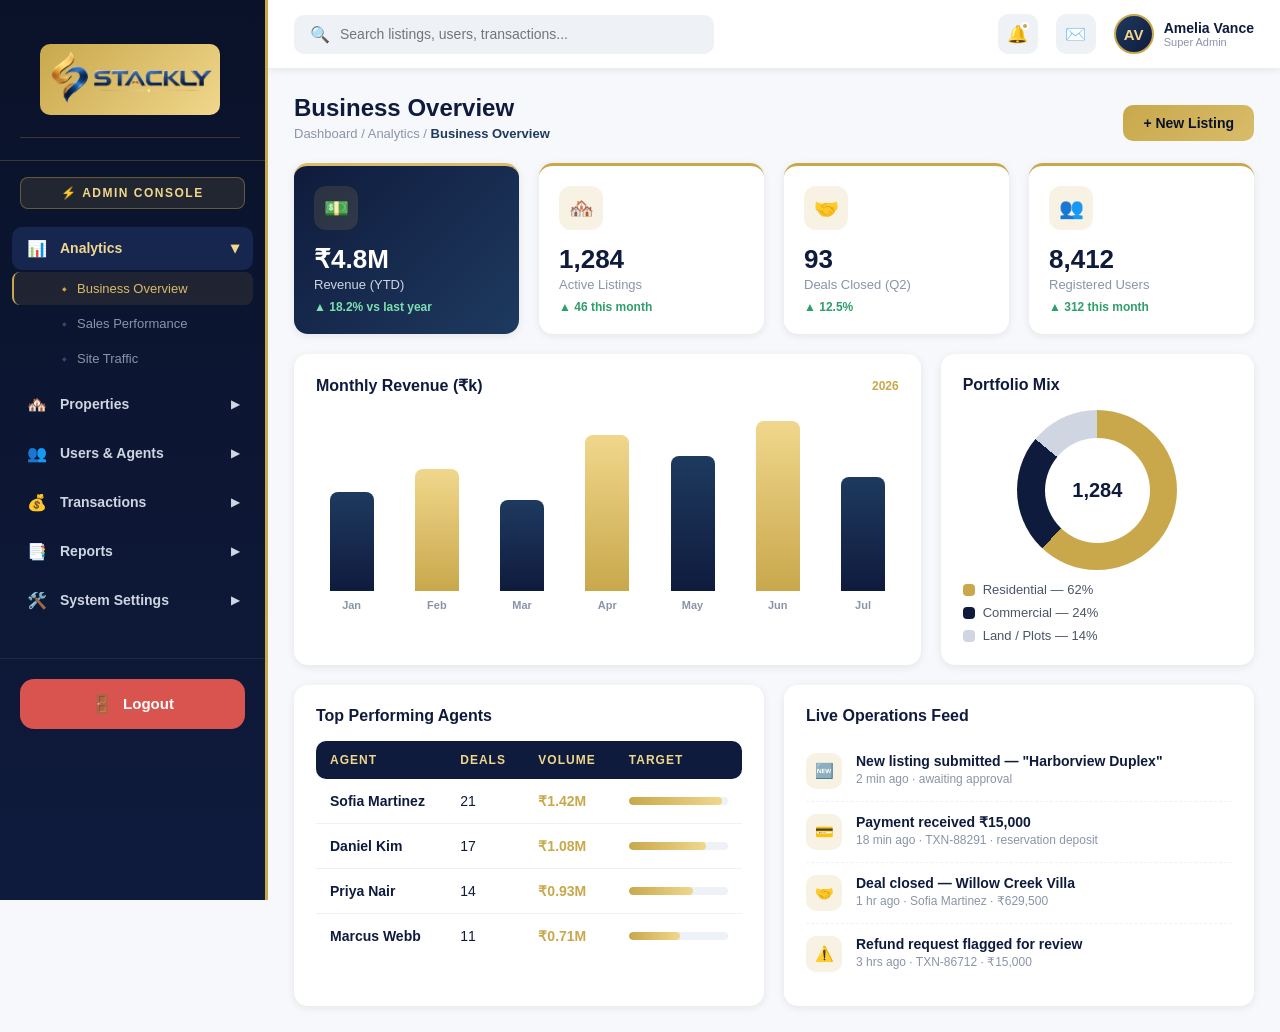
<file: admin-dashboard.html>
<!DOCTYPE html>
<html lang="en">
<head>
<meta charset="UTF-8" />
<meta name="viewport" content="width=device-width, initial-scale=1.0" />
<title>Admin Dashboard — Regalia Estates</title>
<meta name="description" content="Regalia Estates admin dashboard — manage listings, users, agents, transactions and reports." />
<link rel="stylesheet" href="css/dashboard.css" />
</head>
<body>
<div class="app">

  <!-- ================= SIDEBAR ================= -->
  <aside class="sidebar" id="sidebar">
    <div class="brand">
      <a href="admin-dashboard.html" class="brand">

            <img src="images/logo-image.webp" alt="Stackly" class="brand-logo">

        </a>
    </div>
    <div class="role-badge">⚡ Admin Console</div>

    <nav class="nav">
      <!-- Module 1: Analytics -->
      <div class="nav-module">
        <button class="nav-module-btn"><span class="icon">📊</span><span class="label">Analytics</span><span class="chev">▶</span></button>
        <div class="nav-sections">
          <a href="dashboarderror.html" data-panel="a-overview" class="active">Business Overview</a>
          <a href="dashboarderror.html" data-panel="a-sales">Sales Performance</a>
          <a href="dashboarderror.html" data-panel="a-traffic">Site Traffic</a>
        </div>
      </div>
      <!-- Module 2: Property Management -->
      <div class="nav-module">
        <button class="nav-module-btn"><span class="icon">🏘️</span><span class="label">Properties</span><span class="chev">▶</span></button>
        <div class="nav-sections">
          <a href="dashboarderror.html" data-panel="a-listings">All Listings</a>
          <a href="dashboarderror.html" data-panel="a-addprop">Add Property</a>
          <a href="dashboarderror.html" data-panel="a-approvals">Pending Approvals</a>
        </div>
      </div>
      <!-- Module 3: Users & Agents -->
      <div class="nav-module">
        <button class="nav-module-btn"><span class="icon">👥</span><span class="label">Users & Agents</span><span class="chev">▶</span></button>
        <div class="nav-sections">
          <a href="dashboarderror.html" data-panel="a-users">Registered Users</a>
          <a href="dashboarderror.html" data-panel="a-agents">Agent Roster</a>
          <a href="dashboarderror.html" data-panel="a-roles">Roles & Access</a>
        </div>
      </div>
      <!-- Module 4: Transactions -->
      <div class="nav-module">
        <button class="nav-module-btn"><span class="icon">💰</span><span class="label">Transactions</span><span class="chev">▶</span></button>
        <div class="nav-sections">
          <a href="dashboarderror.html" data-panel="a-payments">Payments Ledger</a>
          <a href="dashboarderror.html" data-panel="a-commissions">Agent Commissions</a>
          <a href="dashboarderror.html" data-panel="a-refunds">Refund Requests</a>
        </div>
      </div>
      <!-- Module 5: Reports -->
      <div class="nav-module">
        <button class="nav-module-btn"><span class="icon">📑</span><span class="label">Reports</span><span class="chev">▶</span></button>
        <div class="nav-sections">
          <a href="dashboarderror.html" data-panel="a-monthly">Monthly Reports</a>
          <a href="dashboarderror.html" data-panel="a-regional">Regional Insights</a>
          <a href="dashboarderror.html" data-panel="a-export">Export Center</a>
        </div>
      </div>
      <!-- Module 6: System -->
      <div class="nav-module">
        <button class="nav-module-btn"><span class="icon">🛠️</span><span class="label">System Settings</span><span class="chev">▶</span></button>
        <div class="nav-sections">
          <a href="dashboarderror.html" data-panel="a-general">General Config</a>
          <a href="dashboarderror.html" data-panel="a-audit">Audit Log</a>
          <a href="dashboarderror.html" data-panel="a-integrations">Integrations</a>
        </div>
      </div>
    </nav>

    <div class="sidebar-footer">

        <button id="logoutBtn" class="logout-btn">

            <span>🚪</span>

            Logout

        </button>

    </div>

    <!-- <div class="sidebar-footer">© 2026 Regalia Estates<br /><a href="user-dashboard.html" style="color:#c9a84c;">Switch to User →</a></div> -->
  </aside>
  <div class="overlay" id="overlay"></div>

  <!-- ================= MAIN ================= -->
  <div class="main">
    <header class="topbar">
      <button class="hamburger" id="hamburger">☰</button>
      <div class="search-box">🔍 <input type="text" placeholder="Search listings, users, transactions..." /></div>
      <div class="topbar-actions">
        <button class="icon-btn" data-toast="12 pending approvals need review">🔔<span class="dot"></span></button>
        <button class="icon-btn" data-toast="Opening admin inbox...">✉️</button>
        <div class="user-chip">
          <div class="avatar">AV</div>
          <div class="meta"><div class="name">Amelia Vance</div><div class="role">Super Admin</div></div>
        </div>
      </div>
    </header>

    <main class="content">
      <div class="page-head">
        <div>
          <h1 id="page-title">Business Overview</h1>
          <div class="breadcrumb" id="crumb">Dashboard / Analytics / <b>Business Overview</b></div>
        </div>
        <button class="btn btn-gold" data-toast="Opening new listing form...">+ New Listing</button>
      </div>

      <!-- ========== MODULE 1: ANALYTICS ========== -->
      <section class="panel active" id="a-overview">
        <div class="grid grid-4">
          <div class="stat-card navy"><div class="stat-icon">💵</div><div class="stat-value" data-count="4.8" data-prefix="₹" data-suffix="M">0</div><div class="stat-label">Revenue (YTD)</div><div class="stat-trend trend-up">▲ 18.2% vs last year</div></div>
          <div class="stat-card"><div class="stat-icon">🏘️</div><div class="stat-value" data-count="1284">0</div><div class="stat-label">Active Listings</div><div class="stat-trend trend-up">▲ 46 this month</div></div>
          <div class="stat-card"><div class="stat-icon">🤝</div><div class="stat-value" data-count="93">0</div><div class="stat-label">Deals Closed (Q2)</div><div class="stat-trend trend-up">▲ 12.5%</div></div>
          <div class="stat-card"><div class="stat-icon">👥</div><div class="stat-value" data-count="8412">0</div><div class="stat-label">Registered Users</div><div class="stat-trend trend-up">▲ 312 this month</div></div>
        </div>

        <div class="grid grid-2-1 mt">
          <div class="card">
            <div class="card-title">Monthly Revenue (₹k) <a href="dashboarderror.html" class="link">2026</a></div>
            <div class="bar-chart">
              <div class="bar-col"><div class="bar" data-h="52"></div><div class="bar-label">Jan</div></div>
              <div class="bar-col"><div class="bar gold" data-h="64"></div><div class="bar-label">Feb</div></div>
              <div class="bar-col"><div class="bar" data-h="48"></div><div class="bar-label">Mar</div></div>
              <div class="bar-col"><div class="bar gold" data-h="82"></div><div class="bar-label">Apr</div></div>
              <div class="bar-col"><div class="bar" data-h="71"></div><div class="bar-label">May</div></div>
              <div class="bar-col"><div class="bar gold" data-h="95"></div><div class="bar-label">Jun</div></div>
              <div class="bar-col"><div class="bar" data-h="60"></div><div class="bar-label">Jul</div></div>
            </div>
          </div>
          <div class="card">
            <div class="card-title">Portfolio Mix</div>
            <div class="donut" data-center="1,284"></div>
            <ul class="legend">
              <li><span class="sw" style="background:#c9a84c"></span> Residential — 62%</li>
              <li><span class="sw" style="background:#0f1b3d"></span> Commercial — 24%</li>
              <li><span class="sw" style="background:#cfd6e2"></span> Land / Plots — 14%</li>
            </ul>
          </div>
        </div>

        <div class="grid grid-2 mt">
          <div class="card">
            <div class="card-title">Top Performing Agents</div>
            <div class="table-wrap"><table>
              <thead><tr><th>Agent</th><th>Deals</th><th>Volume</th><th>Target</th></tr></thead>
              <tbody>
                <tr><td><b>Sofia Martinez</b></td><td>21</td><td class="gold-text"><b>₹1.42M</b></td><td style="min-width:120px;"><div class="progress"><span data-w="94"></span></div></td></tr>
                <tr><td><b>Daniel Kim</b></td><td>17</td><td class="gold-text"><b>₹1.08M</b></td><td><div class="progress"><span data-w="78"></span></div></td></tr>
                <tr><td><b>Priya Nair</b></td><td>14</td><td class="gold-text"><b>₹0.93M</b></td><td><div class="progress"><span data-w="65"></span></div></td></tr>
                <tr><td><b>Marcus Webb</b></td><td>11</td><td class="gold-text"><b>₹0.71M</b></td><td><div class="progress"><span data-w="52"></span></div></td></tr>
              </tbody>
            </table></div>
          </div>
          <div class="card">
            <div class="card-title">Live Operations Feed</div>
            <ul class="timeline">
              <li><div class="tl-dot">🆕</div><div class="tl-body"><b>New listing submitted — "Harborview Duplex"</b><span>2 min ago · awaiting approval</span></div></li>
              <li><div class="tl-dot">💳</div><div class="tl-body"><b>Payment received ₹15,000</b><span>18 min ago · TXN-88291 · reservation deposit</span></div></li>
              <li><div class="tl-dot">🤝</div><div class="tl-body"><b>Deal closed — Willow Creek Villa</b><span>1 hr ago · Sofia Martinez · ₹629,500</span></div></li>
              <li><div class="tl-dot">⚠️</div><div class="tl-body"><b>Refund request flagged for review</b><span>3 hrs ago · TXN-86712 · ₹15,000</span></div></li>
            </ul>
          </div>
        </div>
      </section>

      <section class="panel" id="a-sales">
        <div class="grid grid-3">
          <div class="stat-card"><div class="stat-icon">📈</div><div class="stat-value" data-count="93">0</div><div class="stat-label">Units Sold (Q2)</div><div class="stat-trend trend-up">▲ 12.5% QoQ</div></div>
          <div class="stat-card"><div class="stat-icon">⏱️</div><div class="stat-value" data-count="34" data-suffix=" days">0</div><div class="stat-label">Avg. Time to Close</div><div class="stat-trend trend-up">▼ 6 days faster</div></div>
          <div class="stat-card"><div class="stat-icon">💎</div><div class="stat-value" data-count="712" data-prefix="₹" data-suffix="k">0</div><div class="stat-label">Avg. Sale Price</div><div class="stat-trend trend-up">▲ 4.1%</div></div>
        </div>
        <div class="card mt">
          <div class="card-title">Sales Pipeline</div>
          <div class="table-wrap"><table>
            <thead><tr><th>Stage</th><th>Deals</th><th>Value</th><th>Conversion</th></tr></thead>
            <tbody>
              <tr><td><b>Enquiry</b></td><td>486</td><td class="gold-text"><b>₹212M est.</b></td><td style="min-width:140px;"><div class="progress navy"><span data-w="100"></span></div></td></tr>
              <tr><td><b>Site Visit</b></td><td>241</td><td class="gold-text"><b>₹118M est.</b></td><td><div class="progress navy"><span data-w="50"></span></div></td></tr>
              <tr><td><b>Negotiation</b></td><td>88</td><td class="gold-text"><b>₹54M est.</b></td><td><div class="progress navy"><span data-w="18"></span></div></td></tr>
              <tr><td><b>Agreement</b></td><td>41</td><td class="gold-text"><b>₹29M</b></td><td><div class="progress"><span data-w="9"></span></div></td></tr>
              <tr><td><b>Closed</b></td><td>29</td><td class="gold-text"><b>₹21M</b></td><td><div class="progress"><span data-w="6"></span></div></td></tr>
            </tbody>
          </table></div>
        </div>
      </section>

      <section class="panel" id="a-traffic">
        <div class="grid grid-4">
          <div class="stat-card"><div class="stat-icon">🌐</div><div class="stat-value" data-count="182" data-suffix="k">0</div><div class="stat-label">Monthly Visitors</div><div class="stat-trend trend-up">▲ 9.4%</div></div>
          <div class="stat-card"><div class="stat-icon">🔍</div><div class="stat-value" data-count="64" data-suffix="k">0</div><div class="stat-label">Property Searches</div><div class="stat-trend trend-up">▲ 6.1%</div></div>
          <div class="stat-card"><div class="stat-icon">📞</div><div class="stat-value" data-count="3120">0</div><div class="stat-label">Enquiries</div><div class="stat-trend trend-up">▲ 14%</div></div>
          <div class="stat-card"><div class="stat-icon">🎯</div><div class="stat-value" data-count="4.2" data-suffix="%">0</div><div class="stat-label">Conversion Rate</div><div class="stat-trend trend-down">▼ 0.3%</div></div>
        </div>
        <div class="card mt">
          <div class="card-title">Weekly Traffic (visits, thousands)</div>
          <div class="bar-chart">
            <div class="bar-col"><div class="bar" data-h="40"></div><div class="bar-label">Mon</div></div>
            <div class="bar-col"><div class="bar" data-h="55"></div><div class="bar-label">Tue</div></div>
            <div class="bar-col"><div class="bar gold" data-h="72"></div><div class="bar-label">Wed</div></div>
            <div class="bar-col"><div class="bar" data-h="60"></div><div class="bar-label">Thu</div></div>
            <div class="bar-col"><div class="bar gold" data-h="88"></div><div class="bar-label">Fri</div></div>
            <div class="bar-col"><div class="bar gold" data-h="96"></div><div class="bar-label">Sat</div></div>
            <div class="bar-col"><div class="bar" data-h="66"></div><div class="bar-label">Sun</div></div>
          </div>
        </div>
      </section>

      <!-- ========== MODULE 2: PROPERTIES ========== -->
      <section class="panel" id="a-listings">
        <div class="card">
          <div class="card-title">All Listings <span class="badge badge-gold">1,284 total</span></div>
          <div class="table-wrap"><table>
            <thead><tr><th>ID</th><th>Property</th><th>Type</th><th>Price</th><th>Agent</th><th>Status</th><th>Actions</th></tr></thead>
            <tbody>
              <tr><td>#P-1042</td><td><b>Skyline Penthouse</b><br /><span class="muted">Marina District</span></td><td>Penthouse</td><td class="gold-text"><b>₹845,000</b></td><td>Sofia M.</td><td><span class="badge badge-green">Active</span></td><td><button class="btn btn-outline btn-sm" onclick="window.location.href = 'dashboarderror.html'">Edit</button> <button class="btn btn-outline btn-sm" onclick="window.location.href = 'dashboarderror.html'">Hide</button></td></tr>
              <tr><td>#P-1038</td><td><b>Willow Creek Villa</b><br /><span class="muted">Northside</span></td><td>Villa</td><td class="gold-text"><b>₹629,500</b></td><td>Daniel K.</td><td><span class="badge badge-navy">Sold</span></td><td><button class="btn btn-outline btn-sm" onclick="window.location.href = 'dashboarderror.html'">Archive</button></td></tr>
              <tr><td>#P-1035</td><td><b>Aurora Apartments 12B</b><br /><span class="muted">Riverside Blvd</span></td><td>Apartment</td><td class="gold-text"><b>₹412,000</b></td><td>Daniel K.</td><td><span class="badge badge-green">Active</span></td><td><button class="btn btn-outline btn-sm" onclick="window.location.href = 'dashboarderror.html'">Edit</button> <button class="btn btn-outline btn-sm" onclick="window.location.href = 'dashboarderror.html'">Hide</button></td></tr>
              <tr><td>#P-1029</td><td><b>The Obsidian Loft</b><br /><span class="muted">Financial District</span></td><td>Loft</td><td class="gold-text"><b>₹1,150,000</b></td><td>Priya N.</td><td><span class="badge badge-amber">Under Offer</span></td><td><button class="btn btn-outline btn-sm" onclick="window.location.href = 'dashboarderror.html'">Edit</button></td></tr>
              <tr><td>#P-1024</td><td><b>Maple Grove Cottage</b><br /><span class="muted">Greenfield</span></td><td>Cottage</td><td class="gold-text"><b>₹385,000</b></td><td>Marcus W.</td><td><span class="badge badge-green">Active</span></td><td><button class="btn btn-outline btn-sm" onclick="window.location.href = 'dashboarderror.html'">Edit</button> <button class="btn btn-outline btn-sm" onclick="window.location.href = 'dashboarderror.html'">Hide</button></td></tr>
              <tr><td>#P-1018</td><td><b>Seabreeze Residence</b><br /><span class="muted">Coastal Drive</span></td><td>Villa</td><td class="gold-text"><b>₹975,000</b></td><td>Sofia M.</td><td><span class="badge badge-red">Expired</span></td><td><button class="btn btn-gold btn-sm" onclick="window.location.href = 'dashboarderror.html'">Renew</button></td></tr>
            </tbody>
          </table></div>
        </div>
      </section>

      <section class="panel" id="a-addprop">
        <div class="card" style="max-width:860px;">
          <div class="card-title">Add New Property</div>
          <div class="form-grid">
            <div class="form-group full"><label>Property Title</label><input type="text" placeholder="e.g. Harborview Duplex" /></div>
            <div class="form-group"><label>Type</label><select><option>Apartment</option><option>Villa</option><option>Penthouse</option><option>Cottage</option><option>Commercial</option><option>Land / Plot</option></select></div>
            <div class="form-group"><label>Listing Status</label><select><option>Draft</option><option>Active</option><option>Featured</option></select></div>
            <div class="form-group"><label>Price (₹)</label><input type="number" placeholder="650000" /></div>
            <div class="form-group"><label>Area (sq ft)</label><input type="number" placeholder="2100" /></div>
            <div class="form-group"><label>Bedrooms</label><select><option>Studio</option><option>1</option><option>2</option><option>3</option><option>4</option><option>5+</option></select></div>
            <div class="form-group"><label>Bathrooms</label><select><option>1</option><option>2</option><option>3</option><option>4+</option></select></div>
            <div class="form-group full"><label>Address</label><input type="text" placeholder="Street, District, City" /></div>
            <div class="form-group"><label>Assigned Agent</label><select><option>Sofia Martinez</option><option>Daniel Kim</option><option>Priya Nair</option><option>Marcus Webb</option></select></div>
            <div class="form-group"><label>Year Built</label><input type="number" placeholder="2021" /></div>
            <div class="form-group full"><label>Description</label><textarea rows="4" placeholder="Highlight key features, amenities, and neighbourhood..."></textarea></div>
            <div class="form-group full"><label>Photos</label><input type="file" multiple /></div>
            <div class="form-group full"><button class="btn btn-gold" onclick="window.location.href = 'dashboarderror.html'">Save Property</button> <button class="btn btn-outline" onclick="window.location.href = 'dashboarderror.html'">Discard</button></div>
          </div>
        </div>
      </section>

      <section class="panel" id="a-approvals">
        <div class="card">
          <div class="card-title">Pending Approvals <span class="badge badge-amber">4 waiting</span></div>
          <div class="table-wrap"><table>
            <thead><tr><th>Submitted</th><th>Property</th><th>Submitted By</th><th>Price</th><th>Checks</th><th>Decision</th></tr></thead>
            <tbody>
              <tr><td>Today</td><td><b>Harborview Duplex</b></td><td>Agent · Priya N.</td><td class="gold-text"><b>₹720,000</b></td><td><span class="badge badge-green">Docs ✓</span> <span class="badge badge-amber">Photos ⏳</span></td><td><button class="btn btn-gold btn-sm" onclick="window.location.href = 'dashboarderror.html'">Approve</button> <button class="btn btn-outline btn-sm" onclick="window.location.href = 'dashboarderror.html'">Reject</button></td></tr>
              <tr><td>Yesterday</td><td><b>Sunstone Plot 7</b></td><td>Owner · R. Alvarez</td><td class="gold-text"><b>₹190,000</b></td><td><span class="badge badge-amber">Docs ⏳</span></td><td><button class="btn btn-gold btn-sm" data-toast="Listing approved ✓">Approve</button> <button class="btn btn-outline btn-sm" onclick="window.location.href = 'dashboarderror.html'">Reject</button></td></tr>
              <tr><td>Jul 06</td><td><b>Kingsway Office Suite</b></td><td>Agent · Marcus W.</td><td class="gold-text"><b>₹1,320,000</b></td><td><span class="badge badge-green">Docs ✓</span> <span class="badge badge-green">Photos ✓</span></td><td><button class="btn btn-gold btn-sm" onclick="window.location.href = 'dashboarderror.html'">Approve</button> <button class="btn btn-outline btn-sm" onclick="window.location.href = 'dashboarderror.html'">Reject</button></td></tr>
              <tr><td>Jul 05</td><td><b>Elm Street Townhouse</b></td><td>Owner · T. Osei</td><td class="gold-text"><b>₹455,000</b></td><td><span class="badge badge-red">Docs ✗</span></td><td><button class="btn btn-outline btn-sm" onclick="window.location.href = 'dashboarderror.html'">Request Docs</button></td></tr>
            </tbody>
          </table></div>
        </div>
      </section>

      <!-- ========== MODULE 3: USERS & AGENTS ========== -->
      <section class="panel" id="a-users">
        <div class="grid grid-3">
          <div class="stat-card"><div class="stat-icon">👥</div><div class="stat-value" data-count="8412">0</div><div class="stat-label">Total Users</div></div>
          <div class="stat-card"><div class="stat-icon">⭐</div><div class="stat-value" data-count="1130">0</div><div class="stat-label">Premium Members</div></div>
          <div class="stat-card"><div class="stat-icon">🆕</div><div class="stat-value" data-count="312">0</div><div class="stat-label">New This Month</div></div>
        </div>
        <div class="card mt">
          <div class="card-title">Registered Users</div>
          <div class="table-wrap"><table>
            <thead><tr><th>User</th><th>Email</th><th>Plan</th><th>Joined</th><th>Status</th><th>Actions</th></tr></thead>
            <tbody>
              <tr><td><b>James Turner</b></td><td>james.turner@email.com</td><td><span class="badge badge-gold">Premium</span></td><td>Mar 2024</td><td><span class="badge badge-green">Active</span></td><td><button class="btn btn-outline btn-sm"  onclick="window.location.href = 'dashboarderror.html'">View</button> <button class="btn btn-outline btn-sm"  onclick="window.location.href = 'dashboarderror.html'">Suspend</button></td></tr>
              <tr><td><b>Elena Rossi</b></td><td>elena.rossi@email.com</td><td><span class="badge badge-navy">Free</span></td><td>Jan 2026</td><td><span class="badge badge-green">Active</span></td><td><button class="btn btn-outline btn-sm"  onclick="window.location.href = 'dashboarderror.html'">View</button> <button class="btn btn-outline btn-sm"  onclick="window.location.href = 'dashboarderror.html'">Suspend</button></td></tr>
              <tr><td><b>Omar Haddad</b></td><td>omar.h@email.com</td><td><span class="badge badge-gold">Premium</span></td><td>Nov 2025</td><td><span class="badge badge-amber">Unverified</span></td><td><button class="btn btn-gold btn-sm"  onclick="window.location.href = 'dashboarderror.html'">Verify</button></td></tr>
              <tr><td><b>Mia Chen</b></td><td>mia.chen@email.com</td><td><span class="badge badge-navy">Free</span></td><td>Jun 2026</td><td><span class="badge badge-green">Active</span></td><td><button class="btn btn-outline btn-sm"  onclick="window.location.href = 'dashboarderror.html'">View</button> <button class="btn btn-outline btn-sm"  onclick="window.location.href = 'dashboarderror.html'">Suspend</button></td></tr>
              <tr><td><b>Lucas Meyer</b></td><td>l.meyer@email.com</td><td><span class="badge badge-navy">Free</span></td><td>Feb 2025</td><td><span class="badge badge-red">Suspended</span></td><td><button class="btn btn-gold btn-sm" onclick="window.location.href = 'dashboarderror.html'">Reactivate</button></td></tr>
            </tbody>
          </table></div>
        </div>
      </section>

      <section class="panel" id="a-agents">
        <div class="grid grid-3">
          <div class="card" style="text-align:center;"><div class="avatar" style="width:72px;height:72px;font-size:24px;margin:0 auto 12px;">SM</div><b>Sofia Martinez</b><div class="muted">Senior Property Advisor</div><div style="margin:8px 0;color:#c9a84c;">★ 4.9 · 21 deals YTD</div><div class="progress"><span data-w="94"></span></div><div class="muted" style="margin-top:6px;">94% of annual target</div><div class="divider"></div><button class="btn btn-navy btn-sm"  onclick="window.location.href = 'dashboarderror.html'">Profile</button> <button class="btn btn-outline btn-sm" data-toast="Assigning leads..." onclick="window.location.href = 'dashboarderror.html'">Assign Leads</button></div>
          <div class="card" style="text-align:center;"><div class="avatar" style="width:72px;height:72px;font-size:24px;margin:0 auto 12px;">DK</div><b>Daniel Kim</b><div class="muted">Residential Specialist</div><div style="margin:8px 0;color:#c9a84c;">★ 4.7 · 17 deals YTD</div><div class="progress"><span data-w="78"></span></div><div class="muted" style="margin-top:6px;">78% of annual target</div><div class="divider"></div><button class="btn btn-navy btn-sm"  onclick="window.location.href = 'dashboarderror.html'">Profile</button> <button class="btn btn-outline btn-sm" data-toast="Assigning leads..." onclick="window.location.href = 'dashboarderror.html'">Assign Leads</button></div>
          <div class="card" style="text-align:center;"><div class="avatar" style="width:72px;height:72px;font-size:24px;margin:0 auto 12px;">PN</div><b>Priya Nair</b><div class="muted">Commercial Lead</div><div style="margin:8px 0;color:#c9a84c;">★ 4.8 · 14 deals YTD</div><div class="progress"><span data-w="65"></span></div><div class="muted" style="margin-top:6px;">65% of annual target</div><div class="divider"></div><button class="btn btn-navy btn-sm"  onclick="window.location.href = 'dashboarderror.html'">Profile</button> <button class="btn btn-outline btn-sm" data-toast="Assigning leads..." onclick="window.location.href = 'dashboarderror.html'">Assign Leads</button></div>
          <div class="card" style="text-align:center;"><div class="avatar" style="width:72px;height:72px;font-size:24px;margin:0 auto 12px;">MW</div><b>Marcus Webb</b><div class="muted">Suburban Specialist</div><div style="margin:8px 0;color:#c9a84c;">★ 4.5 · 11 deals YTD</div><div class="progress"><span data-w="52"></span></div><div class="muted" style="margin-top:6px;">52% of annual target</div><div class="divider"></div><button class="btn btn-navy btn-sm"  onclick="window.location.href = 'dashboarderror.html'">Profile</button> <button class="btn btn-outline btn-sm" data-toast="Assigning leads..." onclick="window.location.href = 'dashboarderror.html'">Assign Leads</button></div>
          <div class="card" style="text-align:center;display:grid;place-items:center;border:2px dashed #cfd6e2;background:transparent;box-shadow:none;"><div><div style="font-size:32px;color:#c9a84c;">+</div><b>Onboard New Agent</b><div class="muted">Create agent account & assign region</div><div class="mt"><button class="btn btn-gold btn-sm"  onclick="window.location.href = 'dashboarderror.html'">Start</button></div></div></div>
        </div>
      </section>

      <section class="panel" id="a-roles">
        <div class="grid grid-2">
          <div class="card">
            <div class="card-title">Roles & Permissions</div>
            <div class="table-wrap"><table>
              <thead><tr><th>Role</th><th>Members</th><th>Access Level</th></tr></thead>
              <tbody>
                <tr><td><b>Super Admin</b></td><td>2</td><td><span class="badge badge-gold">Full access</span></td></tr>
                <tr><td><b>Manager</b></td><td>6</td><td><span class="badge badge-navy">Listings + Reports</span></td></tr>
                <tr><td><b>Agent</b></td><td>34</td><td><span class="badge badge-navy">Own listings + leads</span></td></tr>
                <tr><td><b>Finance</b></td><td>4</td><td><span class="badge badge-navy">Transactions only</span></td></tr>
                <tr><td><b>Support</b></td><td>9</td><td><span class="badge badge-navy">Tickets + users (read)</span></td></tr>
              </tbody>
            </table></div>
          </div>
          <div class="card">
            <div class="card-title">Grant Access</div>
            <div class="form-grid">
              <div class="form-group full"><label>Staff Email</label><input type="email" placeholder="name@regalia-estates.com" /></div>
              <div class="form-group full"><label>Role</label><select><option>Manager</option><option>Agent</option><option>Finance</option><option>Support</option></select></div>
              <div class="form-group full"><label>Region Scope</label><select><option>All regions</option><option>Marina District</option><option>Northside</option><option>Coastal Drive</option></select></div>
              <div class="form-group full"><button class="btn btn-gold"  onclick="window.location.href = 'dashboarderror.html'">Send Invite</button></div>
            </div>
            <div class="divider"></div>
            <div class="muted">⚠️ Role changes are recorded in the audit log and require Super Admin approval.</div>
          </div>
        </div>
      </section>

      <!-- ========== MODULE 4: TRANSACTIONS ========== -->
      <section class="panel" id="a-payments">
        <div class="grid grid-3">
          <div class="stat-card"><div class="stat-icon">💳</div><div class="stat-value" data-count="486" data-prefix="₹" data-suffix="k">0</div><div class="stat-label">Collected (30 days)</div></div>
          <div class="stat-card"><div class="stat-icon">⏳</div><div class="stat-value" data-count="112" data-prefix="₹" data-suffix="k">0</div><div class="stat-label">Pending Settlements</div></div>
          <div class="stat-card"><div class="stat-icon">↩️</div><div class="stat-value" data-count="18" data-prefix="₹" data-suffix="k">0</div><div class="stat-label">Refunded (30 days)</div></div>
        </div>
        <div class="card mt">
          <div class="card-title">Payments Ledger</div>
          <div class="table-wrap"><table>
            <thead><tr><th>Date</th><th>Transaction</th><th>Payer</th><th>Amount</th><th>Method</th><th>Status</th></tr></thead>
            <tbody>
              <tr><td>Jul 08</td><td><b>TXN-88291</b> · Reservation deposit</td><td>Elena Rossi</td><td class="gold-text"><b>₹15,000</b></td><td>Bank transfer</td><td><span class="badge badge-green">Settled</span></td></tr>
              <tr><td>Jul 07</td><td><b>TXN-88213</b> · Booking advance</td><td>James Turner</td><td class="gold-text"><b>₹2,500</b></td><td>Visa •• 4821</td><td><span class="badge badge-green">Settled</span></td></tr>
              <tr><td>Jul 07</td><td><b>TXN-88190</b> · Legal fee</td><td>Omar Haddad</td><td class="gold-text"><b>₹3,950</b></td><td>Master •• 1077</td><td><span class="badge badge-amber">Processing</span></td></tr>
              <tr><td>Jul 06</td><td><b>TXN-88102</b> · Final settlement</td><td>Mia Chen</td><td class="gold-text"><b>₹88,400</b></td><td>Bank transfer</td><td><span class="badge badge-green">Settled</span></td></tr>
              <tr><td>Jul 05</td><td><b>TXN-88044</b> · Reservation deposit</td><td>Lucas Meyer</td><td class="gold-text"><b>₹15,000</b></td><td>Visa •• 2210</td><td><span class="badge badge-red">Chargeback</span></td></tr>
            </tbody>
          </table></div>
        </div>
      </section>

      <section class="panel" id="a-commissions">
        <div class="card">
          <div class="card-title">Agent Commission Payouts — Q2 2026</div>
          <div class="table-wrap"><table>
            <thead><tr><th>Agent</th><th>Closed Volume</th><th>Rate</th><th>Commission</th><th>Status</th><th>Action</th></tr></thead>
            <tbody>
              <tr><td><b>Sofia Martinez</b></td><td>₹1,420,000</td><td>2.5%</td><td class="gold-text"><b>₹35,500</b></td><td><span class="badge badge-green">Paid</span></td><td><button class="btn btn-outline btn-sm" onclick="window.location.href = 'dashboarderror.html'">Statement</button></td></tr>
              <tr><td><b>Daniel Kim</b></td><td>₹1,080,000</td><td>2.5%</td><td class="gold-text"><b>₹27,000</b></td><td><span class="badge badge-amber">Scheduled Jul 15</span></td><td><button class="btn btn-gold btn-sm" onclick="window.location.href = 'dashboarderror.html'">Release Now</button></td></tr>
              <tr><td><b>Priya Nair</b></td><td>₹930,000</td><td>2.8%</td><td class="gold-text"><b>₹26,040</b></td><td><span class="badge badge-amber">Scheduled Jul 15</span></td><td><button class="btn btn-gold btn-sm" onclick="window.location.href = 'dashboarderror.html'">Release Now</button></td></tr>
              <tr><td><b>Marcus Webb</b></td><td>₹710,000</td><td>2.5%</td><td class="gold-text"><b>₹17,750</b></td><td><span class="badge badge-red">On Hold</span></td><td><button class="btn btn-outline btn-sm" onclick="window.location.href = 'dashboarderror.html'">Review</button></td></tr>
            </tbody>
          </table></div>
        </div>
      </section>

      <section class="panel" id="a-refunds">
        <div class="card">
          <div class="card-title">Refund Requests <span class="badge badge-amber">2 pending</span></div>
          <div class="table-wrap"><table>
            <thead><tr><th>Request</th><th>User</th><th>Reason</th><th>Amount</th><th>Status</th><th>Decision</th></tr></thead>
            <tbody>
              <tr><td><b>#RF-104</b><br /><span class="muted">Jul 06</span></td><td>Lucas Meyer</td><td>Duplicate charge on reservation deposit</td><td class="gold-text"><b>₹15,000</b></td><td><span class="badge badge-amber">Pending</span></td><td><button class="btn btn-gold btn-sm" onclick="window.location.href = 'dashboarderror.html'">Approve</button> <button class="btn btn-outline btn-sm" onclick="window.location.href = 'dashboarderror.html'">Decline</button></td></tr>
              <tr><td><b>#RF-103</b><br /><span class="muted">Jul 04</span></td><td>Omar Haddad</td><td>Visit cancelled — advance refundable per policy</td><td class="gold-text"><b>₹2,500</b></td><td><span class="badge badge-amber">Pending</span></td><td><button class="btn btn-gold btn-sm" onclick="window.location.href = 'dashboarderror.html'">Approve</button> <button class="btn btn-outline btn-sm" onclick="window.location.href = 'dashboarderror.html'">Decline</button></td></tr>
              <tr><td><b>#RF-101</b><br /><span class="muted">Jun 29</span></td><td>Mia Chen</td><td>Overpayment on legal fee invoice</td><td class="gold-text"><b>₹450</b></td><td><span class="badge badge-green">Refunded</span></td><td><button class="btn btn-outline btn-sm" onclick="window.location.href = 'dashboarderror.html'">Receipt</button></td></tr>
            </tbody>
          </table></div>
        </div>
      </section>

      <!-- ========== MODULE 5: REPORTS ========== -->
      <section class="panel" id="a-monthly">
        <div class="grid grid-2">
          <div class="card">
            <div class="card-title">June 2026 — Executive Summary</div>
            <div class="setting-row"><div><b>Total revenue</b><span>All fees, deposits and settlements</span></div><b class="gold-text">₹948,200</b></div>
            <div class="setting-row"><div><b>Deals closed</b><span>Residential 24 · Commercial 5</span></div><b>29</b></div>
            <div class="setting-row"><div><b>New listings</b><span>Approved and published</span></div><b>46</b></div>
            <div class="setting-row"><div><b>New users</b><span>Sign-ups incl. 38 premium upgrades</span></div><b>312</b></div>
            <div class="setting-row"><div><b>Avg. listing age</b><span>Days on market before sale</span></div><b>34 days</b></div>
            <div class="mt"><button class="btn btn-navy"  onclick="window.location.href = 'dashboarderror.html'">📄 Download Full Report</button></div>
          </div>
          <div class="card">
            <div class="card-title">Month-over-Month Growth</div>
            <div class="muted" style="margin-bottom:8px;">Revenue</div>
            <div class="progress"><span data-w="82"></span></div>
            <div class="muted" style="margin:12px 0 8px;">Deals closed</div>
            <div class="progress"><span data-w="68"></span></div>
            <div class="muted" style="margin:12px 0 8px;">New listings</div>
            <div class="progress navy"><span data-w="74"></span></div>
            <div class="muted" style="margin:12px 0 8px;">User growth</div>
            <div class="progress navy"><span data-w="59"></span></div>
            <div class="divider"></div>
            <div class="muted">📈 Revenue is pacing 18.2% ahead of last year. Strongest segment: waterfront residential.</div>
          </div>
        </div>
      </section>

      <section class="panel" id="a-regional">
        <div class="card">
          <div class="card-title">Regional Performance</div>
          <div class="table-wrap"><table>
            <thead><tr><th>Region</th><th>Listings</th><th>Avg. Price</th><th>Deals (Q2)</th><th>Demand Index</th></tr></thead>
            <tbody>
              <tr><td><b>Marina District</b></td><td>312</td><td class="gold-text"><b>₹812k</b></td><td>31</td><td style="min-width:140px;"><div class="progress"><span data-w="92"></span></div></td></tr>
              <tr><td><b>Northside</b></td><td>264</td><td class="gold-text"><b>₹548k</b></td><td>24</td><td><div class="progress"><span data-w="76"></span></div></td></tr>
              <tr><td><b>Financial District</b></td><td>198</td><td class="gold-text"><b>₹1.02M</b></td><td>14</td><td><div class="progress navy"><span data-w="64"></span></div></td></tr>
              <tr><td><b>Coastal Drive</b></td><td>171</td><td class="gold-text"><b>₹934k</b></td><td>12</td><td><div class="progress navy"><span data-w="58"></span></div></td></tr>
              <tr><td><b>Greenfield Suburb</b></td><td>339</td><td class="gold-text"><b>₹402k</b></td><td>12</td><td><div class="progress navy"><span data-w="45"></span></div></td></tr>
            </tbody>
          </table></div>
        </div>
      </section>

      <section class="panel" id="a-export">
        <div class="grid grid-3">
          <div class="card" style="text-align:center;"><div class="stat-icon" style="margin:0 auto 12px;">📊</div><b>Sales Report</b><div class="muted" style="margin:6px 0 14px;">Deals, pipeline & agent performance</div><button class="btn btn-navy btn-sm"  onclick="window.location.href = 'dashboarderror.html'">Export CSV</button> <button class="btn btn-outline btn-sm"  onclick="window.location.href = 'dashboarderror.html'">PDF</button></div>
          <div class="card" style="text-align:center;"><div class="stat-icon" style="margin:0 auto 12px;">💰</div><b>Financial Ledger</b><div class="muted" style="margin:6px 0 14px;">All transactions, refunds & payouts</div><button class="btn btn-navy btn-sm"  onclick="window.location.href = 'dashboarderror.html'">Export CSV</button> <button class="btn btn-outline btn-sm"  onclick="window.location.href = 'dashboarderror.html'">PDF</button></div>
          <div class="card" style="text-align:center;"><div class="stat-icon" style="margin:0 auto 12px;">👥</div><b>User Analytics</b><div class="muted" style="margin:6px 0 14px;">Sign-ups, engagement & conversion</div><button class="btn btn-navy btn-sm"  onclick="window.location.href = 'dashboarderror.html'">Export CSV</button> <button class="btn btn-outline btn-sm"  onclick="window.location.href = 'dashboarderror.html'">PDF</button></div>
        </div>
        <div class="card mt">
          <div class="card-title">Scheduled Exports</div>
          <div class="setting-row"><div><b>Weekly sales digest → leadership@regalia.com</b><span>Every Monday 08:00</span></div><label class="switch"><input type="checkbox" checked /><span class="slider-t"></span></label></div>
          <div class="setting-row"><div><b>Monthly ledger → finance@regalia.com</b><span>1st of each month</span></div><label class="switch"><input type="checkbox" checked /><span class="slider-t"></span></label></div>
          <div class="setting-row"><div><b>Quarterly board pack → board@regalia.com</b><span>End of quarter</span></div><label class="switch"><input type="checkbox" /><span class="slider-t"></span></label></div>
        </div>
      </section>

      <!-- ========== MODULE 6: SYSTEM ========== -->
      <section class="panel" id="a-general">
        <div class="card" style="max-width:760px;">
          <div class="card-title">General Configuration</div>
          <div class="form-grid">
            <div class="form-group"><label>Company Name</label><input type="text" value="Regalia Estates Ltd." /></div>
            <div class="form-group"><label>Support Email</label><input type="email" value="support@regalia-estates.com" /></div>
            <div class="form-group"><label>Default Currency</label><select><option>USD ₹</option><option>EUR €</option><option>GBP £</option></select></div>
            <div class="form-group"><label>Default Commission Rate</label><input type="text" value="2.5%" /></div>
          </div>
          <div class="divider"></div>
          <div class="setting-row"><div><b>Auto-approve agent listings</b><span>Skip manual review for verified agents</span></div><label class="switch"><input type="checkbox" /><span class="slider-t"></span></label></div>
          <div class="setting-row"><div><b>Maintenance mode</b><span>Show maintenance page to visitors</span></div><label class="switch"><input type="checkbox" /><span class="slider-t"></span></label></div>
          <div class="setting-row"><div><b>Public price history</b><span>Show past prices on listing pages</span></div><label class="switch"><input type="checkbox" checked /><span class="slider-t"></span></label></div>
          <div class="mt"><button class="btn btn-gold"  onclick="window.location.href = 'dashboarderror.html'">Save Configuration</button></div>
        </div>
      </section>

      <section class="panel" id="a-audit">
        <div class="card">
          <div class="card-title">Audit Log <span class="badge badge-navy">Last 24 hours</span></div>
          <ul class="timeline">
            <li><div class="tl-dot">🔐</div><div class="tl-body"><b>Amelia Vance approved listing #P-1051</b><span>Today 10:02 · IP 82.14.xx.xx</span></div></li>
            <li><div class="tl-dot">💳</div><div class="tl-body"><b>Finance released commission payout — Sofia M.</b><span>Today 09:31 · ₹35,500 · dual-approved</span></div></li>
            <li><div class="tl-dot">👤</div><div class="tl-body"><b>Manager R. Ito suspended user account #U-7723</b><span>Today 08:47 · reason: fraudulent enquiry pattern</span></div></li>
            <li><div class="tl-dot">⚙️</div><div class="tl-body"><b>Commission rate updated 2.4% → 2.5%</b><span>Yesterday 17:20 · by Amelia Vance</span></div></li>
            <li><div class="tl-dot">🔑</div><div class="tl-body"><b>New Finance role granted to k.osei@regalia.com</b><span>Yesterday 15:04 · approved by Super Admin</span></div></li>
            <li><div class="tl-dot">🗑️</div><div class="tl-body"><b>Listing #P-0994 archived (expired 90+ days)</b><span>Yesterday 11:12 · automated policy</span></div></li>
          </ul>
        </div>
      </section>

      <section class="panel" id="a-integrations">
        <div class="grid grid-3">
          <div class="card"><div class="card-title" style="margin-bottom:8px;">💳 Payment Gateway</div><div class="muted">Card payments, deposits & settlements</div><div class="divider"></div><div class="setting-row" style="padding:6px 0;border:none;"><span class="badge badge-green">Connected</span><button class="btn btn-outline btn-sm"  onclick="window.location.href = 'dashboarderror.html'">Configure</button></div></div>
          <div class="card"><div class="card-title" style="margin-bottom:8px;">🗺️ Maps & Geocoding</div><div class="muted">Listing maps and location search</div><div class="divider"></div><div class="setting-row" style="padding:6px 0;border:none;"><span class="badge badge-green">Connected</span><button class="btn btn-outline btn-sm"  onclick="window.location.href = 'dashboarderror.html'">Configure</button></div></div>
          <div class="card"><div class="card-title" style="margin-bottom:8px;">📧 Email Service</div><div class="muted">Transactional & marketing email</div><div class="divider"></div><div class="setting-row" style="padding:6px 0;border:none;"><span class="badge badge-green">Connected</span><button class="btn btn-outline btn-sm"  onclick="window.location.href = 'dashboarderror.html'">Configure</button></div></div>
          <div class="card"><div class="card-title" style="margin-bottom:8px;">📱 SMS Notifications</div><div class="muted">Visit reminders and OTP delivery</div><div class="divider"></div><div class="setting-row" style="padding:6px 0;border:none;"><span class="badge badge-amber">Setup needed</span><button class="btn btn-gold btn-sm"  onclick="window.location.href = 'dashboarderror.html'">Connect</button></div></div>
          <div class="card"><div class="card-title" style="margin-bottom:8px;">📈 CRM Sync</div><div class="muted">Lead sync with external CRM</div><div class="divider"></div><div class="setting-row" style="padding:6px 0;border:none;"><span class="badge badge-red">Disconnected</span><button class="btn btn-gold btn-sm" onclick="window.location.href = 'dashboarderror.html'">Connect</button></div></div>
          <div class="card"><div class="card-title" style="margin-bottom:8px;">🏦 e-Signature</div><div class="muted">Digital signing for agreements</div><div class="divider"></div><div class="setting-row" style="padding:6px 0;border:none;"><span class="badge badge-green">Connected</span><button class="btn btn-outline btn-sm"  onclick="window.location.href = 'dashboarderror.html'">Configure</button></div></div>
        </div>
      </section>

    </main>
  </div>
</div>
<script src="js/dashboard.js"></script>
</body>
</html>
</file>
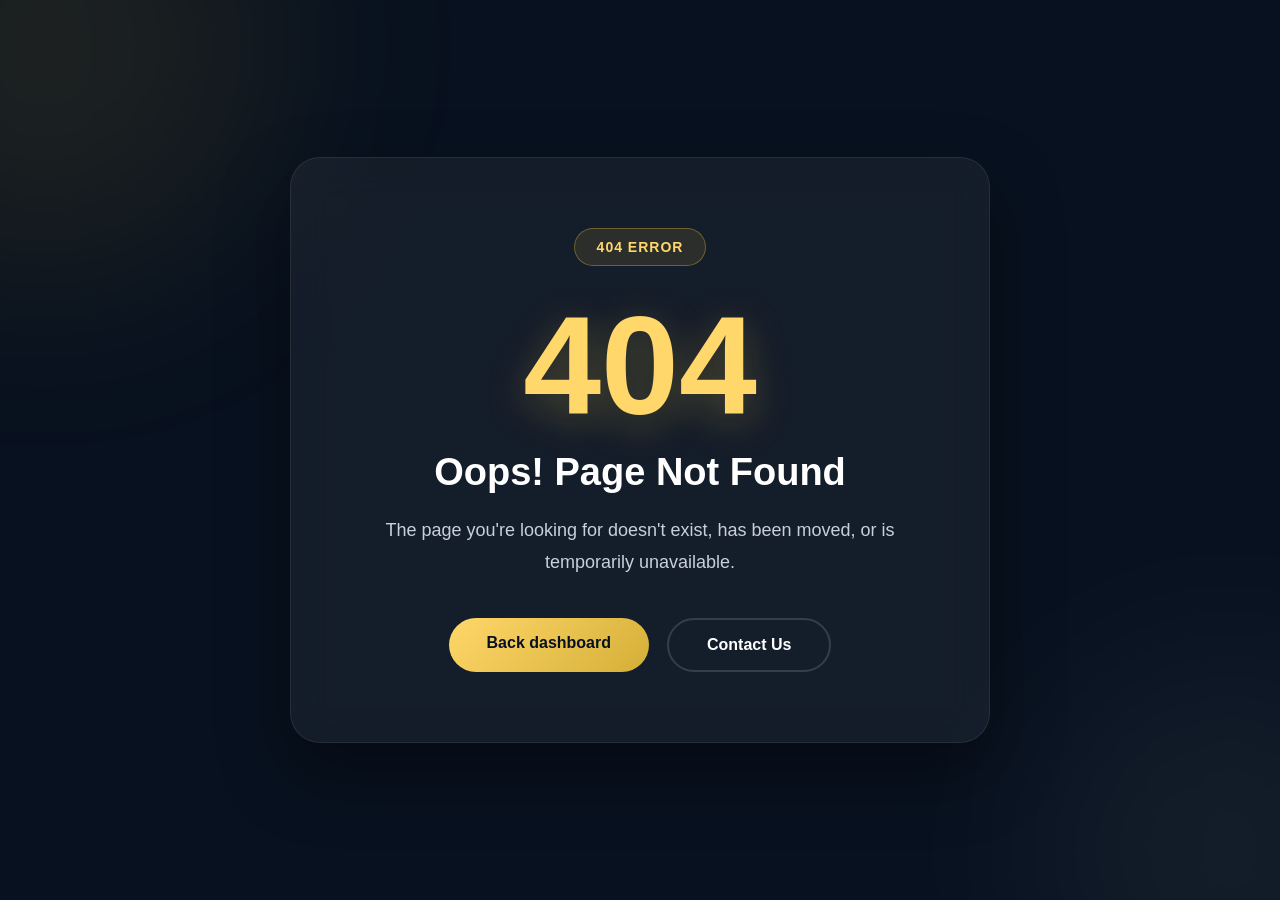
<file: dashboarderror.html>
<!DOCTYPE html>
<html lang="en">
<head>
    <meta charset="UTF-8">
    <meta name="viewport" content="width=device-width, initial-scale=1.0">
    <title>404 - Page Not Found</title>
    <link rel="stylesheet" href="css/error.css">
</head>
<body>

<section class="error-page">

    <div class="glow glow-1"></div>
    <div class="glow glow-2"></div>

    <div class="error-card">

        <span class="badge">404 ERROR</span>

        <h1>404</h1>

        <h2>Oops! Page Not Found</h2>

        <p>
            The page you're looking for doesn't exist, has been moved,
            or is temporarily unavailable.
        </p>

        <div class="buttons">
            <a class="primary-btn" onclick="history.back()">Back dashboard</a>
            <a href="contact.html" class="outline-btn">Contact Us</a>
        </div>

    </div>

</section>

</body>
</html>
</file>
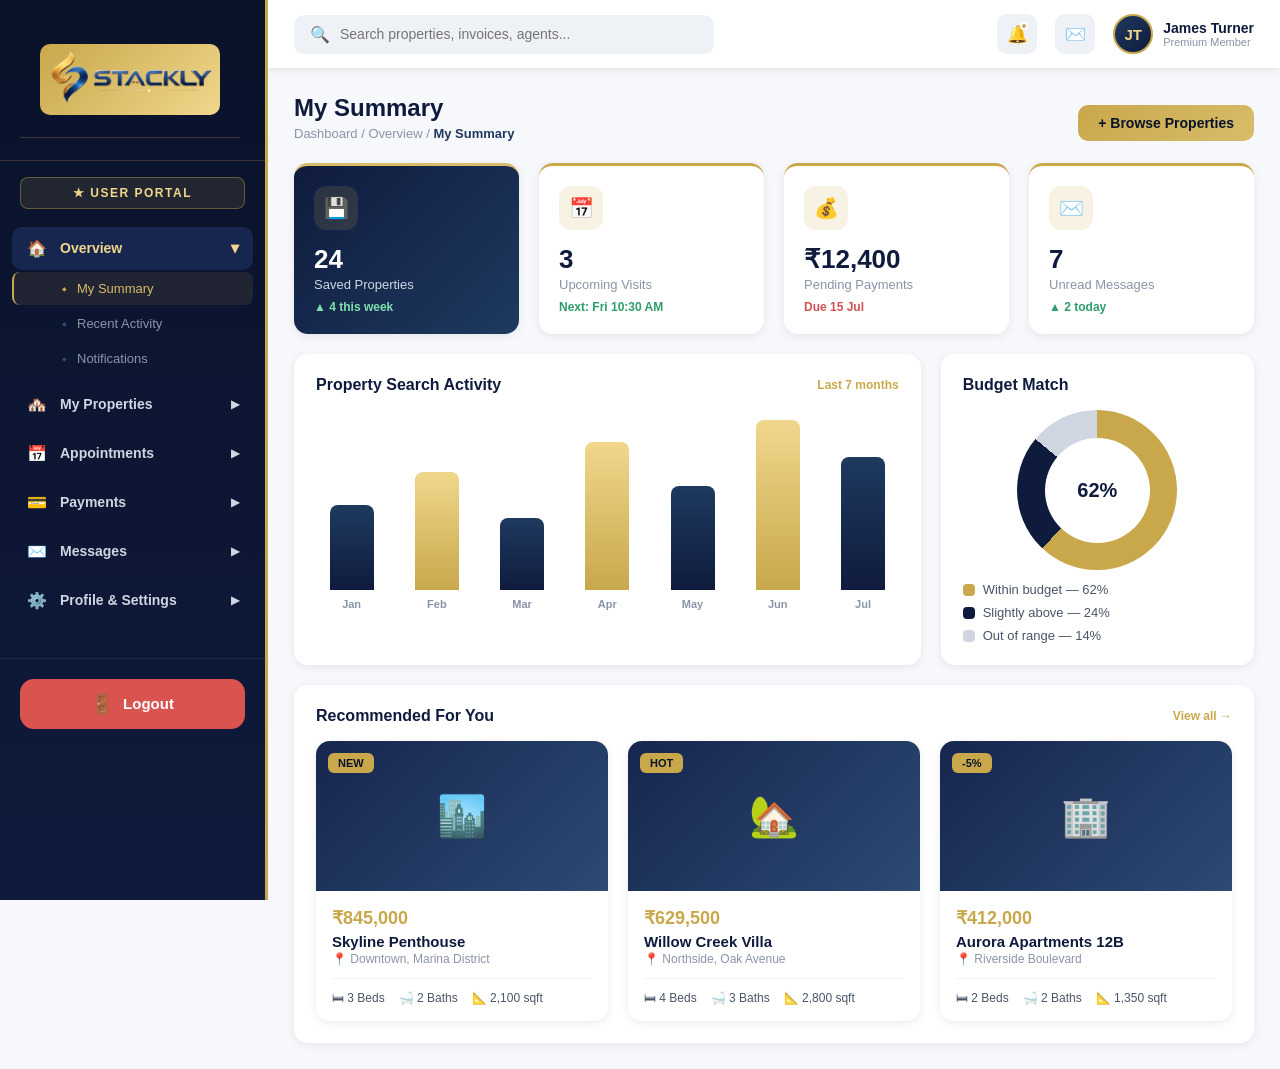
<file: user-dashboard.html>
<!DOCTYPE html>
<html lang="en">
<head>
<meta charset="UTF-8" />
<meta name="viewport" content="width=device-width, initial-scale=1.0" />
<title>User Dashboard — Regalia Estates</title>
<meta name="description" content="Regalia Estates user dashboard — manage saved properties, appointments, payments and messages." />
<link rel="stylesheet" href="css/dashboard.css" />
</head>
<body>
<div class="app">

  <!-- ================= SIDEBAR ================= -->
  <aside class="sidebar" id="sidebar">
    <div class="brand">
      <a href="user-dashboard.html" class="brand">

            <img src="images/logo-image.webp" alt="Stackly" class="brand-logo">

        </a>
    </div>
    <div class="role-badge">★ User Portal</div>

    <nav class="nav">
      <!-- Module 1: Overview -->
      <div class="nav-module">
        <button class="nav-module-btn"><span class="icon">🏠</span><span class="label">Overview</span><span class="chev">▶</span></button>
        <div class="nav-sections">
          <a href="dashboarderror.html" data-panel="u-overview" class="active">My Summary</a>
          <a href="dashboarderror.html" data-panel="u-activity">Recent Activity</a>
          <a href="dashboarderror.html" data-panel="u-notifications">Notifications</a>
        </div>
      </div>
      <!-- Module 2: Properties -->
      <div class="nav-module">
        <button class="nav-module-btn"><span class="icon">🏘️</span><span class="label">My Properties</span><span class="chev">▶</span></button>
        <div class="nav-sections">
          <a href="dashboarderror.html" data-panel="u-saved">Saved Properties</a>
          <a href="dashboarderror.html" data-panel="u-viewed">Recently Viewed</a>
          <a href="dashboarderror.html" data-panel="u-alerts">Search Alerts</a>
        </div>
      </div>
      <!-- Module 3: Appointments -->
      <div class="nav-module">
        <button class="nav-module-btn"><span class="icon">📅</span><span class="label">Appointments</span><span class="chev">▶</span></button>
        <div class="nav-sections">
          <a href="dashboarderror.html" data-panel="u-upcoming">Upcoming Visits</a>
          <a href="dashboarderror.html" data-panel="u-history">Visit History</a>
          <a href="dashboarderror.html" data-panel="u-book">Book a Visit</a>
        </div>
      </div>
      <!-- Module 4: Payments -->
      <div class="nav-module">
        <button class="nav-module-btn"><span class="icon">💳</span><span class="label">Payments</span><span class="chev">▶</span></button>
        <div class="nav-sections">
          <a href="dashboarderror.html" data-panel="u-invoices">Invoices</a>
          <a href="dashboarderror.html" data-panel="u-transactions">Transactions</a>
          <a href="dashboarderror.html" data-panel="u-emi">EMI Calculator</a>
        </div>
      </div>
      <!-- Module 5: Messages -->
      <div class="nav-module">
        <button class="nav-module-btn"><span class="icon">✉️</span><span class="label">Messages</span><span class="chev">▶</span></button>
        <div class="nav-sections">
          <a href="dashboarderror.html" data-panel="u-inbox">Inbox</a>
          <a href="dashboarderror.html" data-panel="u-agents">My Agents</a>
          <a href="dashboarderror.html" data-panel="u-support">Support Tickets</a>
        </div>
      </div>
      <!-- Module 6: Profile -->
      <div class="nav-module">
        <button class="nav-module-btn"><span class="icon">⚙️</span><span class="label">Profile & Settings</span><span class="chev">▶</span></button>
        <div class="nav-sections">
          <a href="dashboarderror.html" data-panel="u-profile">Personal Details</a>
          <a href="dashboarderror.html" data-panel="u-security">Security</a>
          <a href="dashboarderror.html" data-panel="u-preferences">Preferences</a>
        </div>
      </div>
    </nav>

    <div class="sidebar-footer">

        <button id="logoutBtn" class="logout-btn">

            <span>🚪</span>

            Logout

        </button>

    </div>

    <!-- <div class="sidebar-footer">© 2026 Regalia Estates<br /><a href="admin-dashboard.html" style="color:#c9a84c;">Switch to Admin →</a></div> -->
  </aside>
  <div class="overlay" id="overlay"></div>

  <!-- ================= MAIN ================= -->
  <div class="main">
    <header class="topbar">
      <button class="hamburger" id="hamburger">☰</button>
      <div class="search-box">🔍 <input type="text" placeholder="Search properties, invoices, agents..." /></div>
      <div class="topbar-actions">
        <button class="icon-btn" data-toast="No new notifications 🎉">🔔<span class="dot"></span></button>
        <button class="icon-btn" data-toast="Opening messages...">✉️</button>
        <div class="user-chip">
          <div class="avatar">JT</div>
          <div class="meta"><div class="name">James Turner</div><div class="role">Premium Member</div></div>
        </div>
      </div>
    </header>

    <main class="content">
      <div class="page-head">
        <div>
          <h1 id="page-title">My Summary</h1>
          <div class="breadcrumb" id="crumb">Dashboard / Overview / <b>My Summary</b></div>
        </div>
        <button class="btn btn-gold" data-toast="Redirecting to property listings...">+ Browse Properties</button>
      </div>

      <!-- ========== MODULE 1: OVERVIEW ========== -->
      <section class="panel active" id="u-overview">
        <div class="grid grid-4">
          <div class="stat-card navy"><div class="stat-icon">💾</div><div class="stat-value" data-count="24">0</div><div class="stat-label">Saved Properties</div><div class="stat-trend trend-up">▲ 4 this week</div></div>
          <div class="stat-card"><div class="stat-icon">📅</div><div class="stat-value" data-count="3">0</div><div class="stat-label">Upcoming Visits</div><div class="stat-trend trend-up">Next: Fri 10:30 AM</div></div>
          <div class="stat-card"><div class="stat-icon">💰</div><div class="stat-value" data-count="12400" data-prefix="₹">0</div><div class="stat-label">Pending Payments</div><div class="stat-trend trend-down">Due 15 Jul</div></div>
          <div class="stat-card"><div class="stat-icon">✉️</div><div class="stat-value" data-count="7">0</div><div class="stat-label">Unread Messages</div><div class="stat-trend trend-up">▲ 2 today</div></div>
        </div>

        <div class="grid grid-2-1 mt">
          <div class="card">
            <div class="card-title">Property Search Activity <a href="dashboarderror.html" class="link">Last 7 months</a></div>
            <div class="bar-chart">
              <div class="bar-col"><div class="bar" data-h="45"></div><div class="bar-label">Jan</div></div>
              <div class="bar-col"><div class="bar gold" data-h="62"></div><div class="bar-label">Feb</div></div>
              <div class="bar-col"><div class="bar" data-h="38"></div><div class="bar-label">Mar</div></div>
              <div class="bar-col"><div class="bar gold" data-h="78"></div><div class="bar-label">Apr</div></div>
              <div class="bar-col"><div class="bar" data-h="55"></div><div class="bar-label">May</div></div>
              <div class="bar-col"><div class="bar gold" data-h="90"></div><div class="bar-label">Jun</div></div>
              <div class="bar-col"><div class="bar" data-h="70"></div><div class="bar-label">Jul</div></div>
            </div>
          </div>
          <div class="card">
            <div class="card-title">Budget Match</div>
            <div class="donut" data-center="62%"></div>
            <ul class="legend">
              <li><span class="sw" style="background:#c9a84c"></span> Within budget — 62%</li>
              <li><span class="sw" style="background:#0f1b3d"></span> Slightly above — 24%</li>
              <li><span class="sw" style="background:#cfd6e2"></span> Out of range — 14%</li>
            </ul>
          </div>
        </div>

        <div class="card mt">
          <div class="card-title">Recommended For You <a href="dashboarderror.html" class="link">View all →</a></div>
          <div class="grid grid-3">
            <div class="prop-card"><div class="prop-img">🏙️<span class="tag">NEW</span></div><div class="prop-body"><div class="prop-price">₹845,000</div><div class="prop-name">Skyline Penthouse</div><div class="prop-loc">📍 Downtown, Marina District</div><div class="prop-meta"><span>🛏 3 Beds</span><span>🛁 2 Baths</span><span>📐 2,100 sqft</span></div></div></div>
            <div class="prop-card"><div class="prop-img">🏡<span class="tag">HOT</span></div><div class="prop-body"><div class="prop-price">₹629,500</div><div class="prop-name">Willow Creek Villa</div><div class="prop-loc">📍 Northside, Oak Avenue</div><div class="prop-meta"><span>🛏 4 Beds</span><span>🛁 3 Baths</span><span>📐 2,800 sqft</span></div></div></div>
            <div class="prop-card"><div class="prop-img">🏢<span class="tag">-5%</span></div><div class="prop-body"><div class="prop-price">₹412,000</div><div class="prop-name">Aurora Apartments 12B</div><div class="prop-loc">📍 Riverside Boulevard</div><div class="prop-meta"><span>🛏 2 Beds</span><span>🛁 2 Baths</span><span>📐 1,350 sqft</span></div></div></div>
          </div>
        </div>
      </section>

      <section class="panel" id="u-activity">
        <div class="card">
          <div class="card-title">Recent Activity</div>
          <ul class="timeline">
            <li><div class="tl-dot">👁️</div><div class="tl-body"><b>Viewed "Skyline Penthouse"</b><span>Today, 09:42 AM — viewed 4 photos and floor plan</span></div></li>
            <li><div class="tl-dot">💾</div><div class="tl-body"><b>Saved "Willow Creek Villa" to favourites</b><span>Yesterday, 06:15 PM</span></div></li>
            <li><div class="tl-dot">📅</div><div class="tl-body"><b>Booked a site visit — Aurora Apartments</b><span>Yesterday, 02:30 PM — confirmed by agent Sofia M.</span></div></li>
            <li><div class="tl-dot">💳</div><div class="tl-body"><b>Paid booking advance ₹2,500</b><span>Jul 05 — Invoice #INV-2216</span></div></li>
            <li><div class="tl-dot">✉️</div><div class="tl-body"><b>Message from agent Daniel K.</b><span>Jul 04 — "The seller accepted your offer terms..."</span></div></li>
            <li><div class="tl-dot">🔔</div><div class="tl-body"><b>Price drop alert — Aurora Apartments 12B</b><span>Jul 03 — price reduced by 5% (₹21,700)</span></div></li>
          </ul>
        </div>
      </section>

      <section class="panel" id="u-notifications">
        <div class="grid grid-2">
          <div class="card">
            <div class="card-title">Unread Notifications <span class="badge badge-gold">7 new</span></div>
            <ul class="timeline">
              <li><div class="tl-dot">📉</div><div class="tl-body"><b>Price drop on a saved property</b><span>Aurora Apartments 12B is now ₹412,000</span></div></li>
              <li><div class="tl-dot">📅</div><div class="tl-body"><b>Visit reminder</b><span>Skyline Penthouse — Friday 10:30 AM</span></div></li>
              <li><div class="tl-dot">🏦</div><div class="tl-body"><b>Loan pre-approval update</b><span>Your application moved to verification stage</span></div></li>
              <li><div class="tl-dot">🆕</div><div class="tl-body"><b>3 new matches for "Marina 3BHK"</b><span>Based on your saved search alert</span></div></li>
            </ul>
          </div>
          <div class="card">
            <div class="card-title">Notification Settings</div>
            <div class="setting-row"><div><b>Price drop alerts</b><span>Notify when saved properties change price</span></div><label class="switch"><input type="checkbox" checked /><span class="slider-t"></span></label></div>
            <div class="setting-row"><div><b>New listing matches</b><span>Alert for new properties matching my searches</span></div><label class="switch"><input type="checkbox" checked /><span class="slider-t"></span></label></div>
            <div class="setting-row"><div><b>Visit reminders</b><span>Remind me 24h and 1h before appointments</span></div><label class="switch"><input type="checkbox" checked /><span class="slider-t"></span></label></div>
            <div class="setting-row"><div><b>Marketing emails</b><span>Newsletters and market reports</span></div><label class="switch"><input type="checkbox" /><span class="slider-t"></span></label></div>
          </div>
        </div>
      </section>

      <!-- ========== MODULE 2: PROPERTIES ========== -->
      <section class="panel" id="u-saved">
        <div class="grid grid-3">
          <div class="prop-card"><div class="prop-img">🏙️<span class="tag">SAVED</span></div><div class="prop-body"><div class="prop-price">₹845,000</div><div class="prop-name">Skyline Penthouse</div><div class="prop-loc">📍 Downtown, Marina District</div><div class="prop-meta"><span>🛏 3</span><span>🛁 2</span><span>📐 2,100 sqft</span></div><div class="divider"></div><button class="btn btn-navy btn-sm" onclick="window.location.href = 'dashboarderror.html'">Book Visit</button> <button class="btn btn-outline btn-sm" onclick="window.location.href = 'dashboarderror.html'">Remove</button></div></div>
          <div class="prop-card"><div class="prop-img">🏡<span class="tag">SAVED</span></div><div class="prop-body"><div class="prop-price">₹629,500</div><div class="prop-name">Willow Creek Villa</div><div class="prop-loc">📍 Northside, Oak Avenue</div><div class="prop-meta"><span>🛏 4</span><span>🛁 3</span><span>📐 2,800 sqft</span></div><div class="divider"></div><button class="btn btn-navy btn-sm" onclick="window.location.href = 'dashboarderror.html'">Book Visit</button> <button class="btn btn-outline btn-sm" onclick="window.location.href = 'dashboarderror.html'">Remove</button></div></div>
          <div class="prop-card"><div class="prop-img">🏢<span class="tag">SAVED</span></div><div class="prop-body"><div class="prop-price">₹412,000</div><div class="prop-name">Aurora Apartments 12B</div><div class="prop-loc">📍 Riverside Boulevard</div><div class="prop-meta"><span>🛏 2</span><span>🛁 2</span><span>📐 1,350 sqft</span></div><div class="divider"></div><button class="btn btn-navy btn-sm" onclick="window.location.href = 'dashboarderror.html'">Book Visit</button> <button class="btn btn-outline btn-sm" onclick="window.location.href = 'dashboarderror.html'">Remove</button></div></div>
          <div class="prop-card"><div class="prop-img">🌆<span class="tag">SAVED</span></div><div class="prop-body"><div class="prop-price">₹1,150,000</div><div class="prop-name">The Obsidian Loft</div><div class="prop-loc">📍 Financial District</div><div class="prop-meta"><span>🛏 3</span><span>🛁 3</span><span>📐 2,650 sqft</span></div><div class="divider"></div><button class="btn btn-navy btn-sm" onclick="window.location.href = 'dashboarderror.html'">Book Visit</button> <button class="btn btn-outline btn-sm" onclick="window.location.href = 'dashboarderror.html'">Remove</button></div></div>
          <div class="prop-card"><div class="prop-img">🏠<span class="tag">SAVED</span></div><div class="prop-body"><div class="prop-price">₹385,000</div><div class="prop-name">Maple Grove Cottage</div><div class="prop-loc">📍 Greenfield Suburb</div><div class="prop-meta"><span>🛏 2</span><span>🛁 1</span><span>📐 1,100 sqft</span></div><div class="divider"></div><button class="btn btn-navy btn-sm" onclick="window.location.href = 'dashboarderror.html'">Book Visit</button> <button class="btn btn-outline btn-sm" onclick="window.location.href = 'dashboarderror.html'">Remove</button></div></div>
          <div class="prop-card"><div class="prop-img">🏖️<span class="tag">SAVED</span></div><div class="prop-body"><div class="prop-price">₹975,000</div><div class="prop-name">Seabreeze Residence</div><div class="prop-loc">📍 Coastal Drive</div><div class="prop-meta"><span>🛏 4</span><span>🛁 4</span><span>📐 3,200 sqft</span></div><div class="divider"></div><button class="btn btn-navy btn-sm" onclick="window.location.href = 'dashboarderror.html'">Book Visit</button> <button class="btn btn-outline btn-sm" onclick="window.location.href = 'dashboarderror.html'">Remove</button></div></div>
        </div>
      </section>

      <section class="panel" id="u-viewed">
        <div class="card">
          <div class="card-title">Recently Viewed Properties</div>
          <div class="table-wrap">
            <table>
              <thead><tr><th>Property</th><th>Location</th><th>Price</th><th>Viewed</th><th>Status</th><th>Action</th></tr></thead>
              <tbody>
                <tr><td><b>Skyline Penthouse</b></td><td>Marina District</td><td class="gold-text"><b>₹845,000</b></td><td>Today 09:42</td><td><span class="badge badge-green">Available</span></td><td><button class="btn btn-outline" onclick="window.location.href = 'dashboarderror.html'">♡ Save</button></td></tr>
                <tr><td><b>Cedar Heights 4A</b></td><td>Hillview Park</td><td class="gold-text"><b>₹520,000</b></td><td>Yesterday</td><td><span class="badge badge-amber">Under Offer</span></td><td><button class="btn btn-outline" onclick="window.location.href = 'dashboarderror.html'">♡ Save</button></td></tr>
                <tr><td><b>The Obsidian Loft</b></td><td>Financial District</td><td class="gold-text"><b>₹1,150,000</b></td><td>Jul 06</td><td><span class="badge badge-green">Available</span></td><td><button class="btn btn-outline" onclick="window.location.href = 'dashboarderror.html'">♡ Save</button></td></tr>
                <tr><td><b>Rosewood Terrace</b></td><td>Old Town</td><td class="gold-text"><b>₹468,000</b></td><td>Jul 05</td><td><span class="badge badge-red">Sold</span></td><td><button class="btn btn-outline btn-sm" onclick="window.location.href = 'dashboarderror.html'">View</button></td></tr>
                <tr><td><b>Seabreeze Residence</b></td><td>Coastal Drive</td><td class="gold-text"><b>₹975,000</b></td><td>Jul 04</td><td><span class="badge badge-green">Available</span></td><td><button class="btn btn-outline" onclick="window.location.href = 'dashboarderror.html'">♡ Save</button></td></tr>
              </tbody>
            </table>
          </div>
        </div>
      </section>

      <section class="panel" id="u-alerts">
        <div class="grid grid-2">
          <div class="card">
            <div class="card-title">Active Search Alerts <span class="badge badge-gold">3 active</span></div>
            <div class="setting-row"><div><b>Marina 3BHK under ₹900k</b><span>3 bed · Marina District · max ₹900,000 — 3 new matches</span></div><label class="switch"><input type="checkbox" checked /><span class="slider-t"></span></label></div>
            <div class="setting-row"><div><b>Suburban villas with garden</b><span>4+ bed · Northside · garden — 1 new match</span></div><label class="switch"><input type="checkbox" checked /><span class="slider-t"></span></label></div>
            <div class="setting-row"><div><b>Investment studios downtown</b><span>Studio/1 bed · Downtown · max ₹350,000</span></div><label class="switch"><input type="checkbox" checked /><span class="slider-t"></span></label></div>
          </div>
          <div class="card">
            <div class="card-title">Create New Alert</div>
            <div class="form-grid">
              <div class="form-group"><label>Location</label><select><option>Marina District</option><option>Northside</option><option>Downtown</option><option>Coastal Drive</option></select></div>
              <div class="form-group"><label>Property Type</label><select><option>Apartment</option><option>Villa</option><option>Penthouse</option><option>Cottage</option></select></div>
              <div class="form-group"><label>Min Budget</label><input type="text" placeholder="₹300,000" /></div>
              <div class="form-group"><label>Max Budget</label><input type="text" placeholder="₹900,000" /></div>
              <div class="form-group full"><button class="btn btn-gold" onclick="window.location.href = 'dashboarderror.html'">Create Alert</button></div>
            </div>
          </div>
        </div>
      </section>

      <!-- ========== MODULE 3: APPOINTMENTS ========== -->
      <section class="panel" id="u-upcoming">
        <div class="card">
          <div class="card-title">Upcoming Site Visits <span class="badge badge-gold">3 scheduled</span></div>
          <div class="table-wrap">
            <table>
              <thead><tr><th>Property</th><th>Date & Time</th><th>Agent</th><th>Status</th><th>Action</th></tr></thead>
              <tbody>
                <tr><td><b>Skyline Penthouse</b><br /><span class="muted">Marina District</span></td><td>Fri, Jul 10 · 10:30 AM</td><td>Sofia Martinez</td><td><span class="badge badge-green">Confirmed</span></td><td><button class="btn btn-outline btn-sm" onclick="window.location.href = 'dashboarderror.html'">Reschedule</button></td></tr>
                <tr><td><b>Aurora Apartments 12B</b><br /><span class="muted">Riverside Blvd</span></td><td>Sat, Jul 11 · 02:00 PM</td><td>Daniel Kim</td><td><span class="badge badge-amber">Pending</span></td><td><button class="btn btn-outline btn-sm" onclick="window.location.href = 'dashboarderror.html'">Cancel</button></td></tr>
                <tr><td><b>Seabreeze Residence</b><br /><span class="muted">Coastal Drive</span></td><td>Tue, Jul 14 · 11:00 AM</td><td>Sofia Martinez</td><td><span class="badge badge-green">Confirmed</span></td><td><button class="btn btn-outline btn-sm" onclick="window.location.href = 'dashboarderror.html'">Reschedule</button></td></tr>
              </tbody>
            </table>
          </div>
        </div>
      </section>

      <section class="panel" id="u-history">
        <div class="card">
          <div class="card-title">Visit History</div>
          <ul class="timeline">
            <li><div class="tl-dot">✅</div><div class="tl-body"><b>Willow Creek Villa — completed</b><span>Jul 02 · with Daniel Kim · You rated ★★★★★</span></div></li>
            <li><div class="tl-dot">✅</div><div class="tl-body"><b>Cedar Heights 4A — completed</b><span>Jun 28 · with Sofia Martinez · You rated ★★★★☆</span></div></li>
            <li><div class="tl-dot">❌</div><div class="tl-body"><b>Rosewood Terrace — cancelled</b><span>Jun 20 · cancelled by seller (property sold)</span></div></li>
            <li><div class="tl-dot">✅</div><div class="tl-body"><b>Maple Grove Cottage — completed</b><span>Jun 12 · with Daniel Kim · You rated ★★★☆☆</span></div></li>
          </ul>
        </div>
      </section>

      <section class="panel" id="u-book">
        <div class="card" style="max-width:760px;">
          <div class="card-title">Book a New Site Visit</div>
          <div class="form-grid">
            <div class="form-group full"><label>Property</label><select><option>Skyline Penthouse — Marina District</option><option>The Obsidian Loft — Financial District</option><option>Maple Grove Cottage — Greenfield</option></select></div>
            <div class="form-group"><label>Preferred Date</label><input type="date" /></div>
            <div class="form-group"><label>Preferred Time</label><select><option>10:00 AM</option><option>11:30 AM</option><option>02:00 PM</option><option>04:30 PM</option></select></div>
            <div class="form-group"><label>Visit Type</label><select><option>In-person visit</option><option>Video tour</option></select></div>
            <div class="form-group"><label>Preferred Agent</label><select><option>Any available</option><option>Sofia Martinez</option><option>Daniel Kim</option></select></div>
            <div class="form-group full"><label>Notes for the agent</label><textarea rows="3" placeholder="e.g. I'd like to see the parking area and rooftop as well."></textarea></div>
            <div class="form-group full"><button class="btn btn-gold"  onclick="window.location.href = 'dashboarderror.html'">Request Visit</button></div>
          </div>
        </div>
      </section>

      <!-- ========== MODULE 4: PAYMENTS ========== -->
      <section class="panel" id="u-invoices">
        <div class="grid grid-3">
          <div class="stat-card"><div class="stat-icon">🧾</div><div class="stat-value" data-count="2">0</div><div class="stat-label">Open Invoices</div></div>
          <div class="stat-card"><div class="stat-icon">⏳</div><div class="stat-value" data-count="12400" data-prefix="₹">0</div><div class="stat-label">Amount Due</div></div>
          <div class="stat-card"><div class="stat-icon">✅</div><div class="stat-value" data-count="18300" data-prefix="₹">0</div><div class="stat-label">Paid This Year</div></div>
        </div>
        <div class="card mt">
          <div class="card-title">All Invoices</div>
          <div class="table-wrap">
            <table>
              <thead><tr><th>Invoice</th><th>Description</th><th>Amount</th><th>Due Date</th><th>Status</th><th>Action</th></tr></thead>
              <tbody>
                <tr><td><b>#INV-2231</b></td><td>Booking advance — Skyline Penthouse</td><td class="gold-text"><b>₹8,450</b></td><td>Jul 15, 2026</td><td><span class="badge badge-amber">Pending</span></td><td><button class="btn btn-gold btn-sm" onclick="window.location.href = 'dashboarderror.html'">Pay Now</button></td></tr>
                <tr><td><b>#INV-2228</b></td><td>Legal documentation fee</td><td class="gold-text"><b>₹3,950</b></td><td>Jul 20, 2026</td><td><span class="badge badge-amber">Pending</span></td><td><button class="btn btn-gold btn-sm" onclick="window.location.href = 'dashboarderror.html'">Pay Now</button></td></tr>
                <tr><td><b>#INV-2216</b></td><td>Booking advance — Aurora Apartments</td><td class="gold-text"><b>₹2,500</b></td><td>Jul 05, 2026</td><td><span class="badge badge-green">Paid</span></td><td><button class="btn btn-outline btn-sm" onclick="window.location.href = 'dashboarderror.html'">Receipt</button></td></tr>
                <tr><td><b>#INV-2190</b></td><td>Property valuation service</td><td class="gold-text"><b>₹450</b></td><td>Jun 18, 2026</td><td><span class="badge badge-green">Paid</span></td><td><button class="btn btn-outline btn-sm" onclick="window.location.href = 'dashboarderror.html'">Receipt</button></td></tr>
              </tbody>
            </table>
          </div>
        </div>
      </section>

      <section class="panel" id="u-transactions">
        <div class="card">
          <div class="card-title">Transaction History</div>
          <div class="table-wrap">
            <table>
              <thead><tr><th>Date</th><th>Reference</th><th>Method</th><th>Amount</th><th>Status</th></tr></thead>
              <tbody>
                <tr><td>Jul 05, 2026</td><td>TXN-88213 · Booking advance</td><td>💳 Visa •• 4821</td><td class="gold-text"><b>₹2,500</b></td><td><span class="badge badge-green">Success</span></td></tr>
                <tr><td>Jun 18, 2026</td><td>TXN-87540 · Valuation fee</td><td>🏦 Bank transfer</td><td class="gold-text"><b>₹450</b></td><td><span class="badge badge-green">Success</span></td></tr>
                <tr><td>Jun 02, 2026</td><td>TXN-86934 · Reservation deposit</td><td>💳 Visa •• 4821</td><td class="gold-text"><b>₹15,000</b></td><td><span class="badge badge-green">Success</span></td></tr>
                <tr><td>May 27, 2026</td><td>TXN-86712 · Reservation deposit</td><td>💳 Master •• 9330</td><td class="gold-text"><b>₹15,000</b></td><td><span class="badge badge-red">Failed</span></td></tr>
                <tr><td>May 12, 2026</td><td>TXN-85980 · Membership upgrade</td><td>💳 Visa •• 4821</td><td class="gold-text"><b>₹350</b></td><td><span class="badge badge-green">Success</span></td></tr>
              </tbody>
            </table>
          </div>
        </div>
      </section>

      <section class="panel" id="u-emi">
        <div class="grid grid-2">
          <div class="card">
            <div class="card-title">EMI / Mortgage Calculator</div>
            <div class="form-grid">
              <div class="form-group full"><label>Property Price</label><input type="number" id="emi-price" value="845000" /></div>
              <div class="form-group"><label>Down Payment (₹)</label><input type="number" id="emi-down" value="169000" /></div>
              <div class="form-group"><label>Interest Rate (% p.a.)</label><input type="number" id="emi-rate" value="6.5" step="0.1" /></div>
              <div class="form-group full"><label>Loan Tenure (years)</label><input type="number" id="emi-years" value="25" /></div>
              <div class="form-group full"><button class="btn btn-gold" id="emi-calc" onclick="window.location.href = 'dashboarderror.html'">Calculate EMI</button></div>
            </div>
          </div>
          <div class="card" style="display:flex;flex-direction:column;justify-content:center;text-align:center;">
            <div class="muted">Estimated Monthly Payment</div>
            <div style="font-size:42px;font-weight:800;color:#c9a84c;margin:10px 0;" id="emi-result">₹4,565</div>
            <div class="muted" id="emi-detail">Loan amount ₹676,000 · 25 years @ 6.5%</div>
            <div class="divider"></div>
            <div class="muted">💡 Tip: increasing your down payment by 5% lowers your EMI by roughly ₹285/month.</div>
          </div>
        </div>
        <script>
          document.addEventListener("DOMContentLoaded", function () {
            var btn = document.getElementById("emi-calc");
            btn.addEventListener("click", function () {
              var price = +document.getElementById("emi-price").value || 0;
              var down = +document.getElementById("emi-down").value || 0;
              var rate = (+document.getElementById("emi-rate").value || 0) / 1200;
              var n = (+document.getElementById("emi-years").value || 1) * 12;
              var P = Math.max(price - down, 0);
              var emi = rate ? (P * rate * Math.pow(1 + rate, n)) / (Math.pow(1 + rate, n) - 1) : P / n;
              document.getElementById("emi-result").textContent = "₹" + Math.round(emi).toLocaleString();
              document.getElementById("emi-detail").textContent =
                "Loan amount ₹" + P.toLocaleString() + " · " + (n / 12) + " years @ " + (rate * 1200).toFixed(1) + "%";
            });
          });
        </script>
      </section>

      <!-- ========== MODULE 5: MESSAGES ========== -->
      <section class="panel" id="u-inbox">
        <div class="card">
          <div class="card-title">Inbox <span class="badge badge-gold">7 unread</span></div>
          <div class="msg-item unread"><div class="avatar">SM</div><div class="msg-body"><b>Sofia Martinez</b><p>Great news! The seller is open to negotiating on the Skyline Penthouse. Would you...</p></div><div class="msg-time">09:12 AM</div></div>
          <div class="msg-item unread"><div class="avatar">DK</div><div class="msg-body"><b>Daniel Kim</b><p>Your visit to Aurora Apartments is pending confirmation. The owner suggested...</p></div><div class="msg-time">Yesterday</div></div>
          <div class="msg-item"><div class="avatar">RE</div><div class="msg-body"><b>Regalia Finance Desk</b><p>Your pre-approval documents have been received and are under review...</p></div><div class="msg-time">Jul 05</div></div>
          <div class="msg-item"><div class="avatar">SM</div><div class="msg-body"><b>Sofia Martinez</b><p>Attaching the floor plans for Seabreeze Residence as requested...</p></div><div class="msg-time">Jul 04</div></div>
          <div class="msg-item"><div class="avatar">LG</div><div class="msg-body"><b>Legal Team — Grace L.</b><p>The draft sale agreement for review. Please check clauses 4.2 and 7.1...</p></div><div class="msg-time">Jul 02</div></div>
        </div>
      </section>

      <section class="panel" id="u-agents">
        <div class="grid grid-3">
          <div class="card" style="text-align:center;">
            <div class="avatar" style="width:72px;height:72px;font-size:24px;margin:0 auto 12px;">SM</div>
            <b>Sofia Martinez</b><div class="muted">Senior Property Advisor</div>
            <div style="margin:8px 0;color:#c9a84c;">★★★★★ <span class="muted">4.9 · 214 deals</span></div>
            <div class="divider"></div>
            <button class="btn btn-navy btn-sm" onclick="window.location.href = 'dashboarderror.html'">Message</button>
            <button class="btn btn-outline btn-sm"  onclick="window.location.href = 'dashboarderror.html'">Call</button>
          </div>
          <div class="card" style="text-align:center;">
            <div class="avatar" style="width:72px;height:72px;font-size:24px;margin:0 auto 12px;">DK</div>
            <b>Daniel Kim</b><div class="muted">Residential Specialist</div>
            <div style="margin:8px 0;color:#c9a84c;">★★★★☆ <span class="muted">4.7 · 168 deals</span></div>
            <div class="divider"></div>
            <button class="btn btn-navy btn-sm" onclick="window.location.href = 'dashboarderror.html'">Message</button>
            <button class="btn btn-outline btn-sm"  onclick="window.location.href = 'dashboarderror.html'">Call</button>
          </div>
          <div class="card" style="text-align:center;">
            <div class="avatar" style="width:72px;height:72px;font-size:24px;margin:0 auto 12px;">GL</div>
            <b>Grace Lee</b><div class="muted">Legal Consultant</div>
            <div style="margin:8px 0;color:#c9a84c;">★★★★★ <span class="muted">5.0 · 96 cases</span></div>
            <div class="divider"></div>
            <button class="btn btn-navy btn-sm" onclick="window.location.href = 'dashboarderror.html'">Message</button>
            <button class="btn btn-outline btn-sm" onclick="window.location.href = 'dashboarderror.html'">Call</button>
          </div>
        </div>
      </section>

      <section class="panel" id="u-support">
        <div class="grid grid-2">
          <div class="card">
            <div class="card-title">My Support Tickets</div>
            <div class="table-wrap">
              <table>
                <thead><tr><th>Ticket</th><th>Subject</th><th>Status</th></tr></thead>
                <tbody>
                  <tr><td><b>#TK-482</b></td><td>Refund status for failed transaction</td><td><span class="badge badge-amber">In Progress</span></td></tr>
                  <tr><td><b>#TK-471</b></td><td>Update phone number on documents</td><td><span class="badge badge-green">Resolved</span></td></tr>
                  <tr><td><b>#TK-455</b></td><td>Access to virtual tour not working</td><td><span class="badge badge-green">Resolved</span></td></tr>
                </tbody>
              </table>
            </div>
          </div>
          <div class="card">
            <div class="card-title">Raise a New Ticket</div>
            <div class="form-grid">
              <div class="form-group full"><label>Category</label><select><option>Payments & Refunds</option><option>Account & Profile</option><option>Property Listing Issue</option><option>Other</option></select></div>
              <div class="form-group full"><label>Subject</label><input type="text" placeholder="Brief summary of the issue" /></div>
              <div class="form-group full"><label>Description</label><textarea rows="4" placeholder="Describe your issue in detail..."></textarea></div>
              <div class="form-group full"><button class="btn btn-gold" onclick="window.location.href = 'dashboarderror.html'">Submit Ticket</button></div>
            </div>
          </div>
        </div>
      </section>

      <!-- ========== MODULE 6: PROFILE ========== -->
      <section class="panel" id="u-profile">
        <div class="grid grid-2">
          <div class="card">
            <div class="card-title">Personal Details</div>
            <div class="form-grid">
              <div class="form-group"><label>First Name</label><input type="text" value="James" /></div>
              <div class="form-group"><label>Last Name</label><input type="text" value="Turner" /></div>
              <div class="form-group"><label>Email</label><input type="email" value="james.turner@email.com" /></div>
              <div class="form-group"><label>Phone</label><input type="tel" value="+1 555 014 2298" /></div>
              <div class="form-group full"><label>Address</label><input type="text" value="44 Harbor Lane, Marina District" /></div>
              <div class="form-group full"><button class="btn btn-gold"  onclick="window.location.href = 'dashboarderror.html'">Save Changes</button></div>
            </div>
          </div>
          <div class="card">
            <div class="card-title">Membership</div>
            <div style="background:linear-gradient(135deg,#0f1b3d,#1e3a5f);border-radius:14px;padding:24px;color:#fff;border:1px solid #c9a84c;">
              <div style="color:#f0d78c;font-size:12px;letter-spacing:2px;">REGALIA PREMIUM</div>
              <div style="font-size:22px;font-weight:800;margin:8px 0;">James Turner</div>
              <div style="font-size:13px;color:#cfd6e2;">Member since March 2024 · ID #RG-10482</div>
            </div>
            <div class="mt">
              <div class="muted" style="margin-bottom:6px;">Profile completeness — 85%</div>
              <div class="progress"><span data-w="85"></span></div>
            </div>
            <div class="divider"></div>
            <div class="setting-row"><div><b>Priority visit slots</b><span>Included with Premium</span></div><span class="badge badge-green">Active</span></div>
            <div class="setting-row"><div><b>Dedicated legal desk</b><span>Included with Premium</span></div><span class="badge badge-green">Active</span></div>
          </div>
        </div>
      </section>

      <section class="panel" id="u-security">
        <div class="grid grid-2">
          <div class="card">
            <div class="card-title">Change Password</div>
            <div class="form-grid">
              <div class="form-group full"><label>Current Password</label><input type="password" placeholder="••••••••" /></div>
              <div class="form-group"><label>New Password</label><input type="password" placeholder="••••••••" /></div>
              <div class="form-group"><label>Confirm New Password</label><input type="password" placeholder="••••••••" /></div>
              <div class="form-group full"><button class="btn btn-navy"  onclick="window.location.href = 'dashboarderror.html'">Update Password</button></div>
            </div>
          </div>
          <div class="card">
            <div class="card-title">Security Options</div>
            <div class="setting-row"><div><b>Two-factor authentication</b><span>Extra code on every sign-in</span></div><label class="switch"><input type="checkbox" checked /><span class="slider-t"></span></label></div>
            <div class="setting-row"><div><b>Login alerts</b><span>Email me on new device sign-ins</span></div><label class="switch"><input type="checkbox" checked /><span class="slider-t"></span></label></div>
            <div class="setting-row"><div><b>Biometric unlock (app)</b><span>Face / fingerprint on mobile</span></div><label class="switch"><input type="checkbox" /><span class="slider-t"></span></label></div>
            <div class="divider"></div>
            <div class="card-title" style="font-size:14px;">Recent Logins</div>
            <ul class="timeline">
              <li><div class="tl-dot">💻</div><div class="tl-body"><b>Chrome · Windows</b><span>Today 08:55 · Marina District</span></div></li>
              <li><div class="tl-dot">📱</div><div class="tl-body"><b>Regalia App · iPhone</b><span>Yesterday 21:14</span></div></li>
            </ul>
          </div>
        </div>
      </section>

      <section class="panel" id="u-preferences">
        <div class="card" style="max-width:720px;">
          <div class="card-title">Preferences</div>
          <div class="setting-row"><div><b>Preferred currency</b><span>Shown across prices and invoices</span></div><select style="padding:8px 12px;border-radius:8px;border:1.5px solid #cfd6e2;"><option>USD ₹</option><option>EUR €</option><option>GBP £</option></select></div>
          <div class="setting-row"><div><b>Measurement units</b><span>Area display in listings</span></div><select style="padding:8px 12px;border-radius:8px;border:1.5px solid #cfd6e2;"><option>sq ft</option><option>sq m</option></select></div>
          <div class="setting-row"><div><b>Weekly market digest</b><span>Price trends in your saved areas</span></div><label class="switch"><input type="checkbox" checked /><span class="slider-t"></span></label></div>
          <div class="setting-row"><div><b>Show sold properties</b><span>Include sold listings in search results</span></div><label class="switch"><input type="checkbox" /><span class="slider-t"></span></label></div>
          <div class="mt"><button class="btn btn-gold"  onclick="window.location.href = 'dashboarderror.html'">Save Preferences</button></div>
        </div>
      </section>

    </main>
  </div>
</div>
<script src="js/dashboard.js"></script>
</body>
</html>
</file>
<file: css/dashboard.css>
/* ============================================================
   RealEstate Dashboard — Navy / Gold / White Theme
   Shared by user-dashboard.html & admin-dashboard.html
   ============================================================ */

:root {
  --navy-900: #0a1229;
  --navy-800: #0f1b3d;
  --navy-700: #16264f;
  --navy-600: #1e3a5f;
  --navy-500: #2c4a74;
  --gold-500: #c9a84c;
  --gold-400: #d9bc6a;
  --gold-300: #f0d78c;
  --white: #ffffff;
  --off-white: #f7f8fb;
  --grey-100: #eef1f6;
  --grey-300: #cfd6e2;
  --grey-500: #8a94a8;
  --grey-700: #4a5568;
  --green: #2e9e6b;
  --red: #d05252;
  --amber: #d9962e;
  --shadow-sm: 0 2px 8px rgba(10, 18, 41, 0.08);
  --shadow-md: 0 8px 24px rgba(10, 18, 41, 0.12);
  --radius: 14px;
  --sidebar-w: 268px;
}

* { margin: 0; padding: 0; box-sizing: border-box; }

body {
  font-family: "Segoe UI", "Helvetica Neue", Arial, sans-serif;
  background: var(--off-white);
  color: var(--navy-800);
  min-height: 100vh;
}

/* ---------- Layout ---------- */
.app { display: flex; min-height: 100vh; }

/* ---------- Sidebar ---------- */
.sidebar {
  width: var(--sidebar-w);
  background: linear-gradient(180deg, var(--navy-900) 0%, var(--navy-800) 100%);
  color: var(--white);
  position: fixed;
  inset: 0 auto 0 0;
  overflow-y: auto;
  z-index: 50;
  transition: transform 0.28s ease;
  border-right: 3px solid var(--gold-500);
}
.sidebar::-webkit-scrollbar { width: 6px; }
.sidebar::-webkit-scrollbar-thumb { background: var(--navy-600); border-radius: 3px; }

.brand {
  display: flex; align-items: center; gap: 12px;
  padding: 22px 20px;
  border-bottom: 1px solid rgba(201, 168, 76, 0.25);
}
.brand-logo {
  width: 42px; height: 42px; border-radius: 10px;
  background: linear-gradient(135deg, var(--gold-500), var(--gold-300));
  display: grid; place-items: center;
  font-size: 20px; color: var(--navy-900); font-weight: 800;
}
.brand-name { font-size: 18px; font-weight: 700; letter-spacing: 0.5px; }
.brand-name span { color: var(--gold-400); }
.brand-tag { font-size: 11px; color: var(--grey-500); letter-spacing: 2px; text-transform: uppercase; }

.role-badge {
  margin: 16px 20px 4px;
  padding: 8px 14px;
  background: rgba(201, 168, 76, 0.12);
  border: 1px solid rgba(201, 168, 76, 0.4);
  border-radius: 8px;
  color: var(--gold-300);
  font-size: 12px; font-weight: 600; letter-spacing: 1.5px; text-transform: uppercase;
  text-align: center;
}

.nav { padding: 14px 12px 30px; }
.nav-module { margin-bottom: 6px; }
.nav-module-btn {
  width: 100%;
  display: flex; align-items: center; gap: 12px;
  padding: 12px 14px;
  background: transparent; border: none; cursor: pointer;
  color: var(--grey-300); font-size: 14px; font-weight: 600;
  border-radius: 10px;
  transition: background 0.2s, color 0.2s;
  text-align: left;
}
.nav-module-btn .icon { width: 22px; text-align: center; font-size: 16px; }
.nav-module-btn .chev { margin-left: auto; font-size: 11px; transition: transform 0.25s; }
.nav-module-btn:hover { background: var(--navy-700); color: var(--white); }
.nav-module.open .nav-module-btn { background: var(--navy-700); color: var(--gold-300); }
.nav-module.open .chev { transform: rotate(90deg); }

.nav-sections {
  max-height: 0; overflow: hidden;
  transition: max-height 0.3s ease;
}
.nav-module.open .nav-sections { max-height: 300px; }
.nav-sections a {
  display: flex; align-items: center; gap: 10px;
  padding: 9px 14px 9px 48px;
  color: var(--grey-500); font-size: 13px; text-decoration: none;
  border-radius: 8px; margin: 2px 0;
  border-left: 2px solid transparent;
  transition: color 0.2s, background 0.2s;
}
.nav-sections a::before { content: "◆"; font-size: 6px; color: var(--navy-500); }
.nav-sections a:hover { color: var(--white); background: rgba(255,255,255,0.04); }
.nav-sections a.active {
  color: var(--gold-400);
  background: rgba(201, 168, 76, 0.1);
  border-left-color: var(--gold-500);
}
.nav-sections a.active::before { color: var(--gold-500); }

.sidebar-footer {
  padding: 16px 20px; margin-top: 10px;
  border-top: 1px solid rgba(255,255,255,0.08);
  font-size: 12px; color: var(--grey-500);
}

/* ---------- Main ---------- */
.main { flex: 1; margin-left: var(--sidebar-w); display: flex; flex-direction: column; min-width: 0; }

/* ---------- Topbar ---------- */
.topbar {
  height: 68px;
  background: var(--white);
  display: flex; align-items: center; gap: 16px;
  padding: 0 26px;
  box-shadow: var(--shadow-sm);
  position: sticky; top: 0; z-index: 40;
}
.hamburger {
  display: none; background: none; border: none; font-size: 22px;
  cursor: pointer; color: var(--navy-800);
}
.search-box {
  flex: 1; max-width: 420px;
  display: flex; align-items: center; gap: 10px;
  background: var(--grey-100); border-radius: 10px; padding: 10px 16px;
}
.search-box input { border: none; background: none; outline: none; flex: 1; font-size: 14px; color: var(--navy-800); }
.topbar-actions { margin-left: auto; display: flex; align-items: center; gap: 18px; }
.icon-btn {
  position: relative; background: var(--grey-100); border: none; cursor: pointer;
  width: 40px; height: 40px; border-radius: 10px; font-size: 17px;
  display: grid; place-items: center; transition: background 0.2s;
}
.icon-btn:hover { background: var(--grey-300); }
.icon-btn .dot {
  position: absolute; top: 8px; right: 9px; width: 8px; height: 8px;
  border-radius: 50%; background: var(--gold-500); border: 2px solid var(--white);
}
.user-chip { display: flex; align-items: center; gap: 10px; cursor: pointer; }
.avatar {
  width: 40px; height: 40px; border-radius: 50%;
  background: linear-gradient(135deg, var(--navy-600), var(--navy-800));
  color: var(--gold-300); font-weight: 700; font-size: 15px;
  display: grid; place-items: center; border: 2px solid var(--gold-500);
}
.user-chip .name { font-size: 14px; font-weight: 600; }
.user-chip .role { font-size: 11px; color: var(--grey-500); }

/* ---------- Content ---------- */
.content { padding: 26px; flex: 1; }

.panel { display: none; animation: fadeUp 0.35s ease; }
.panel.active { display: block; }
@keyframes fadeUp {
  from { opacity: 0; transform: translateY(10px); }
  to { opacity: 1; transform: translateY(0); }
}

.page-head { display: flex; align-items: flex-end; justify-content: space-between; flex-wrap: wrap; gap: 12px; margin-bottom: 22px; }
.page-head h1 { font-size: 24px; font-weight: 700; }
.page-head h1 em { font-style: normal; color: var(--gold-500); }
.breadcrumb { font-size: 13px; color: var(--grey-500); margin-top: 4px; }
.breadcrumb b { color: var(--navy-600); }

/* ---------- Buttons ---------- */
.btn {
  display: inline-flex; align-items: center; gap: 8px;
  padding: 10px 20px; border-radius: 10px; border: none; cursor: pointer;
  font-size: 14px; font-weight: 600; transition: all 0.2s; text-decoration: none;
}
.btn-gold { background: linear-gradient(135deg, var(--gold-500), var(--gold-400)); color: var(--navy-900); }
.btn-gold:hover { box-shadow: 0 6px 16px rgba(201, 168, 76, 0.4); transform: translateY(-1px); }
.btn-navy { background: var(--navy-800); color: var(--white); }
.btn-navy:hover { background: var(--navy-600); }
.btn-outline { background: transparent; border: 1.5px solid var(--grey-300); color: var(--navy-700); }
.btn-outline:hover { border-color: var(--gold-500); color: var(--gold-500); }
.btn-sm { padding: 6px 14px; font-size: 12px; border-radius: 8px; }

/* ---------- Cards & Grids ---------- */
.grid { display: grid; gap: 20px; }
.grid-4 { grid-template-columns: repeat(4, 1fr); }
.grid-3 { grid-template-columns: repeat(3, 1fr); }
.grid-2 { grid-template-columns: repeat(2, 1fr); }
.grid-2-1 { grid-template-columns: 2fr 1fr; }

.card {
  background: var(--white); border-radius: var(--radius);
  box-shadow: var(--shadow-sm); padding: 22px;
}
.card-title { font-size: 16px; font-weight: 700; margin-bottom: 16px; display: flex; align-items: center; justify-content: space-between; }
.card-title .link { font-size: 12px; color: var(--gold-500); text-decoration: none; font-weight: 600; }

/* Stat card */
.stat-card {
  background: var(--white); border-radius: var(--radius);
  box-shadow: var(--shadow-sm); padding: 20px;
  position: relative; overflow: hidden;
  border-top: 3px solid var(--gold-500);
}
.stat-card.navy { background: linear-gradient(135deg, var(--navy-800), var(--navy-600)); color: var(--white); border-top-color: var(--gold-400); }
.stat-card.navy .stat-label { color: var(--grey-300); }
.stat-icon {
  width: 44px; height: 44px; border-radius: 12px;
  background: rgba(201, 168, 76, 0.15); color: var(--gold-500);
  display: grid; place-items: center; font-size: 20px; margin-bottom: 14px;
}
.stat-value { font-size: 26px; font-weight: 800; }
.stat-label { font-size: 13px; color: var(--grey-500); margin-top: 2px; }
.stat-trend { font-size: 12px; font-weight: 600; margin-top: 8px; }
.trend-up { color: var(--green); }
.trend-down { color: var(--red); }
.stat-card.navy .trend-up { color: #7de0b0; }

/* ---------- Table ---------- */
.table-wrap { overflow-x: auto; }
table { width: 100%; border-collapse: collapse; font-size: 14px; }
thead th {
  text-align: left; padding: 12px 14px;
  background: var(--navy-800); color: var(--gold-300);
  font-size: 12px; letter-spacing: 1px; text-transform: uppercase; font-weight: 600;
}
thead th:first-child { border-radius: 10px 0 0 10px; }
thead th:last-child { border-radius: 0 10px 10px 0; }
tbody td { padding: 14px; border-bottom: 1px solid var(--grey-100); }
tbody tr:hover { background: #fbf8f0; }
tbody tr:last-child td { border-bottom: none; }

.badge {
  display: inline-block; padding: 4px 12px; border-radius: 20px;
  font-size: 11px; font-weight: 700; letter-spacing: 0.5px;
}
.badge-green { background: rgba(46, 158, 107, 0.12); color: var(--green); }
.badge-red { background: rgba(208, 82, 82, 0.12); color: var(--red); }
.badge-amber { background: rgba(217, 150, 46, 0.14); color: var(--amber); }
.badge-navy { background: rgba(30, 58, 95, 0.1); color: var(--navy-600); }
.badge-gold { background: rgba(201, 168, 76, 0.16); color: #a4853a; }

/* ---------- Property cards ---------- */
.prop-card {
  background: var(--white); border-radius: var(--radius); overflow: hidden;
  box-shadow: var(--shadow-sm); transition: transform 0.25s, box-shadow 0.25s;
}
.prop-card:hover { transform: translateY(-4px); box-shadow: var(--shadow-md); }
.prop-img {
  height: 150px;
  background: linear-gradient(135deg, var(--navy-700), var(--navy-500));
  position: relative; display: grid; place-items: center;
  color: var(--gold-300); font-size: 40px;
}
.prop-img .tag {
  position: absolute; top: 12px; left: 12px;
  background: var(--gold-500); color: var(--navy-900);
  font-size: 11px; font-weight: 700; padding: 4px 10px; border-radius: 6px;
}
.prop-body { padding: 16px; }
.prop-price { color: var(--gold-500); font-weight: 800; font-size: 18px; }
.prop-name { font-weight: 700; font-size: 15px; margin: 4px 0 2px; }
.prop-loc { font-size: 12px; color: var(--grey-500); }
.prop-meta { display: flex; gap: 14px; margin-top: 12px; padding-top: 12px; border-top: 1px solid var(--grey-100); font-size: 12px; color: var(--grey-700); }

/* ---------- Charts (pure CSS) ---------- */
.bar-chart { display: flex; align-items: flex-end; gap: 14px; height: 200px; padding-top: 10px; }
.bar-col { flex: 1; display: flex; flex-direction: column; align-items: center; gap: 8px; height: 100%; justify-content: flex-end; }
.bar {
  width: 100%; max-width: 44px; border-radius: 8px 8px 0 0;
  background: linear-gradient(180deg, var(--navy-600), var(--navy-800));
  transition: height 0.8s cubic-bezier(0.2, 0.8, 0.2, 1);
  height: 0;
  position: relative;
}
.bar.gold { background: linear-gradient(180deg, var(--gold-300), var(--gold-500)); }
.bar-label { font-size: 11px; color: var(--grey-500); font-weight: 600; }

.donut {
  width: 160px; height: 160px; border-radius: 50%;
  background: conic-gradient(var(--gold-500) 0 62%, var(--navy-800) 62% 86%, var(--grey-300) 86% 100%);
  display: grid; place-items: center; margin: 10px auto;
}
.donut::after {
  content: attr(data-center);
  width: 105px; height: 105px; border-radius: 50%; background: var(--white);
  display: grid; place-items: center; font-weight: 800; font-size: 20px; color: var(--navy-800);
}
.legend { display: flex; flex-direction: column; gap: 8px; margin-top: 12px; font-size: 13px; }
.legend li { display: flex; align-items: center; gap: 8px; list-style: none; color: var(--grey-700); }
.legend .sw { width: 12px; height: 12px; border-radius: 4px; }

/* progress */
.progress { height: 8px; background: var(--grey-100); border-radius: 4px; overflow: hidden; }
.progress > span { display: block; height: 100%; border-radius: 4px; background: linear-gradient(90deg, var(--gold-500), var(--gold-300)); width: 0; transition: width 1s ease; }
.progress.navy > span { background: linear-gradient(90deg, var(--navy-600), var(--navy-800)); }

/* ---------- Timeline / activity ---------- */
.timeline { list-style: none; }
.timeline li { display: flex; gap: 14px; padding: 12px 0; border-bottom: 1px dashed var(--grey-100); }
.timeline li:last-child { border-bottom: none; }
.tl-dot {
  width: 36px; height: 36px; border-radius: 10px; flex-shrink: 0;
  background: rgba(201, 168, 76, 0.15); color: var(--gold-500);
  display: grid; place-items: center; font-size: 15px;
}
.tl-body b { font-size: 14px; display: block; }
.tl-body span { font-size: 12px; color: var(--grey-500); }

/* ---------- Forms ---------- */
.form-grid { display: grid; grid-template-columns: 1fr 1fr; gap: 16px; }
.form-group { display: flex; flex-direction: column; gap: 6px; }
.form-group.full { grid-column: 1 / -1; }
.form-group label { font-size: 13px; font-weight: 600; color: var(--navy-700); }
.form-group input, .form-group select, .form-group textarea {
  padding: 11px 14px; border: 1.5px solid var(--grey-300); border-radius: 10px;
  font-size: 14px; font-family: inherit; outline: none; transition: border 0.2s; background: var(--white);
}
.form-group input:focus, .form-group select:focus, .form-group textarea:focus { border-color: var(--gold-500); }

/* ---------- Messages ---------- */
.msg-item { display: flex; gap: 12px; padding: 14px; border-radius: 10px; cursor: pointer; transition: background 0.2s; }
.msg-item:hover { background: var(--grey-100); }
.msg-item.unread { background: rgba(201, 168, 76, 0.07); border-left: 3px solid var(--gold-500); }
.msg-body { flex: 1; min-width: 0; }
.msg-body b { font-size: 14px; }
.msg-body p { font-size: 12.5px; color: var(--grey-500); white-space: nowrap; overflow: hidden; text-overflow: ellipsis; margin-top: 2px; }
.msg-time { font-size: 11px; color: var(--grey-500); flex-shrink: 0; }

/* ---------- Toggle switch ---------- */
.switch { position: relative; width: 44px; height: 24px; flex-shrink: 0; }
.switch input { opacity: 0; width: 0; height: 0; }
.slider-t {
  position: absolute; inset: 0; background: var(--grey-300); border-radius: 24px;
  cursor: pointer; transition: 0.25s;
}
.slider-t::before {
  content: ""; position: absolute; width: 18px; height: 18px; border-radius: 50%;
  background: var(--white); left: 3px; top: 3px; transition: 0.25s;
}
.switch input:checked + .slider-t { background: var(--gold-500); }
.switch input:checked + .slider-t::before { transform: translateX(20px); }

.setting-row { display: flex; align-items: center; justify-content: space-between; gap: 16px; padding: 14px 0; border-bottom: 1px solid var(--grey-100); }
.setting-row:last-child { border-bottom: none; }
.setting-row b { font-size: 14px; display: block; }
.setting-row span { font-size: 12px; color: var(--grey-500); }

/* ---------- Utility ---------- */
.mt { margin-top: 20px; }
.gold-text { color: var(--gold-500); }
.muted { color: var(--grey-500); font-size: 13px; }
.divider { height: 1px; background: var(--grey-100); margin: 16px 0; }

/* Overlay for mobile sidebar */
.overlay { display: none; position: fixed; inset: 0; background: rgba(10, 18, 41, 0.5); z-index: 45; }

/* ---------- Responsive ---------- */
@media (max-width: 1100px) {
  .grid-4 { grid-template-columns: repeat(2, 1fr); }
  .grid-3 { grid-template-columns: repeat(2, 1fr); }
  .grid-2-1 { grid-template-columns: 1fr; }
}
@media (max-width: 800px) {
  .sidebar { transform: translateX(-100%); }
  .sidebar.open { transform: translateX(0); }
  .overlay.show { display: block; }
  .main { margin-left: 0; }
  .hamburger { display: block; }
  .grid-2 { grid-template-columns: 1fr; }
  .form-grid { grid-template-columns: 1fr; }
  .user-chip .meta { display: none; }
  .search-box { display: none; }
}
@media (max-width: 560px) {
  .grid-4, .grid-3 { grid-template-columns: 1fr; }
  .content { padding: 16px; }
}


/* ============================= */


/*========================
        BRAND LOGO
=========================*/

.brand{

    display:flex;

    align-items:center;

    text-decoration:none;

}

.brand-logo{

    width:180px;

    height:auto;

    display:block;

    object-fit:contain;

    transition:.35s;

}

.brand:hover .brand-logo{

    transform:scale(1.05);

    filter:drop-shadow(0 0 12px rgba(212,175,55,.35));

}

@media(max-width:992px){

.brand-logo{

width:150px;

}

}

@media(max-width:576px){

.brand-logo{

width:130px;

}

}


/*=====================================
        SIDEBAR FOOTER
======================================*/

.sidebar-footer{

    margin-top:auto;

    padding:20px;

    border-top:1px solid rgba(255,255,255,.08);

}

/*=====================================
        LOGOUT BUTTON
======================================*/

.logout-btn{

    width:100%;

    height:50px;

    border:none;

    border-radius:14px;

    display:flex;

    align-items:center;

    justify-content:center;

    gap:10px;

    cursor:pointer;

    font-size:15px;

    font-weight:700;

    color:#fff;

    background:#d9534f;

    transition:.3s;

}

.logout-btn:hover{

    background:#c9302c;

    transform:translateY(-2px);

}

.logout-btn span{

    font-size:18px;

}
</file>
<file: css/error.css>
/* ===========================
        GLOBAL
=========================== */

*{
    margin:0;
    padding:0;
    box-sizing:border-box;
}

body{
    font-family:"Inter",sans-serif;
    background:#08111F;
    color:#fff;
    overflow:hidden;
}

/* ===========================
        PAGE
=========================== */

.error-page{

    position:relative;

    width:100%;
    min-height:100vh;

    display:flex;
    justify-content:center;
    align-items:center;

    padding:30px;

    overflow:hidden;
}

/* ===========================
        GLOW
=========================== */

.glow{

    position:absolute;

    border-radius:50%;

    filter:blur(100px);

    z-index:0;
}

.glow-1{

    width:450px;
    height:450px;

    top:-180px;
    left:-180px;

    background:rgba(212,175,55,.10);
}

.glow-2{

    width:400px;
    height:400px;

    right:-150px;
    bottom:-150px;

    background:rgba(255,255,255,.05);
}

/* ===========================
        CARD
=========================== */

.error-card{

    position:relative;

    z-index:2;

    width:100%;
    max-width:700px;

    text-align:center;

    padding:70px 50px;

    border-radius:30px;

    background:rgba(255,255,255,.05);

    border:1px solid rgba(255,255,255,.08);

    backdrop-filter:blur(20px);

    box-shadow:0 30px 70px rgba(0,0,0,.35);
}

/* ===========================
        BADGE
=========================== */

.badge{

    display:inline-block;

    padding:10px 22px;

    border-radius:40px;

    background:rgba(212,175,55,.12);

    border:1px solid rgba(212,175,55,.4);

    color:#FFD76A;

    font-size:14px;

    font-weight:700;

    letter-spacing:1px;

    margin-bottom:30px;
}

/* ===========================
        404
=========================== */

.error-card h1{

    font-size:140px;

    color:#FFD76A;

    line-height:1;

    margin-bottom:15px;

    text-shadow:0 10px 40px rgba(212,175,55,.3);
}

.error-card h2{

    font-size:38px;

    margin-bottom:20px;
}

.error-card p{

    max-width:520px;

    margin:auto;

    color:#C8D0DB;

    font-size:18px;

    line-height:1.8;

    margin-bottom:40px;
}

/* ===========================
        BUTTONS
=========================== */

.buttons{

    display:flex;

    justify-content:center;

    gap:18px;

    flex-wrap:wrap;
}

.primary-btn{

    padding:16px 38px;

    border-radius:50px;

    text-decoration:none;

    font-weight:700;

    color:#08111F;

    background:linear-gradient(135deg,#FFD76A,#D4AF37);

    transition:.35s;
}

.primary-btn:hover{

    transform:translateY(-5px);
}

.outline-btn{

    padding:16px 38px;

    border-radius:50px;

    text-decoration:none;

    font-weight:700;

    color:#fff;

    border:2px solid rgba(255,255,255,.15);

    transition:.35s;
}

.outline-btn:hover{

    background:#fff;

    color:#08111F;
}

/* ===========================
        RESPONSIVE
=========================== */

@media(max-width:768px){

    .error-card{

        padding:50px 30px;
    }

    .error-card h1{

        font-size:100px;
    }

    .error-card h2{

        font-size:30px;
    }

    .error-card p{

        font-size:16px;
    }

    .buttons{

        flex-direction:column;
    }

    .primary-btn,
    .outline-btn{

        width:100%;
    }

}

@media(max-width:480px){

    .error-card{

        padding:40px 20px;
    }

    .error-card h1{

        font-size:80px;
    }

    .error-card h2{

        font-size:24px;
    }

    .error-card p{

        font-size:15px;
    }

}
</file>
